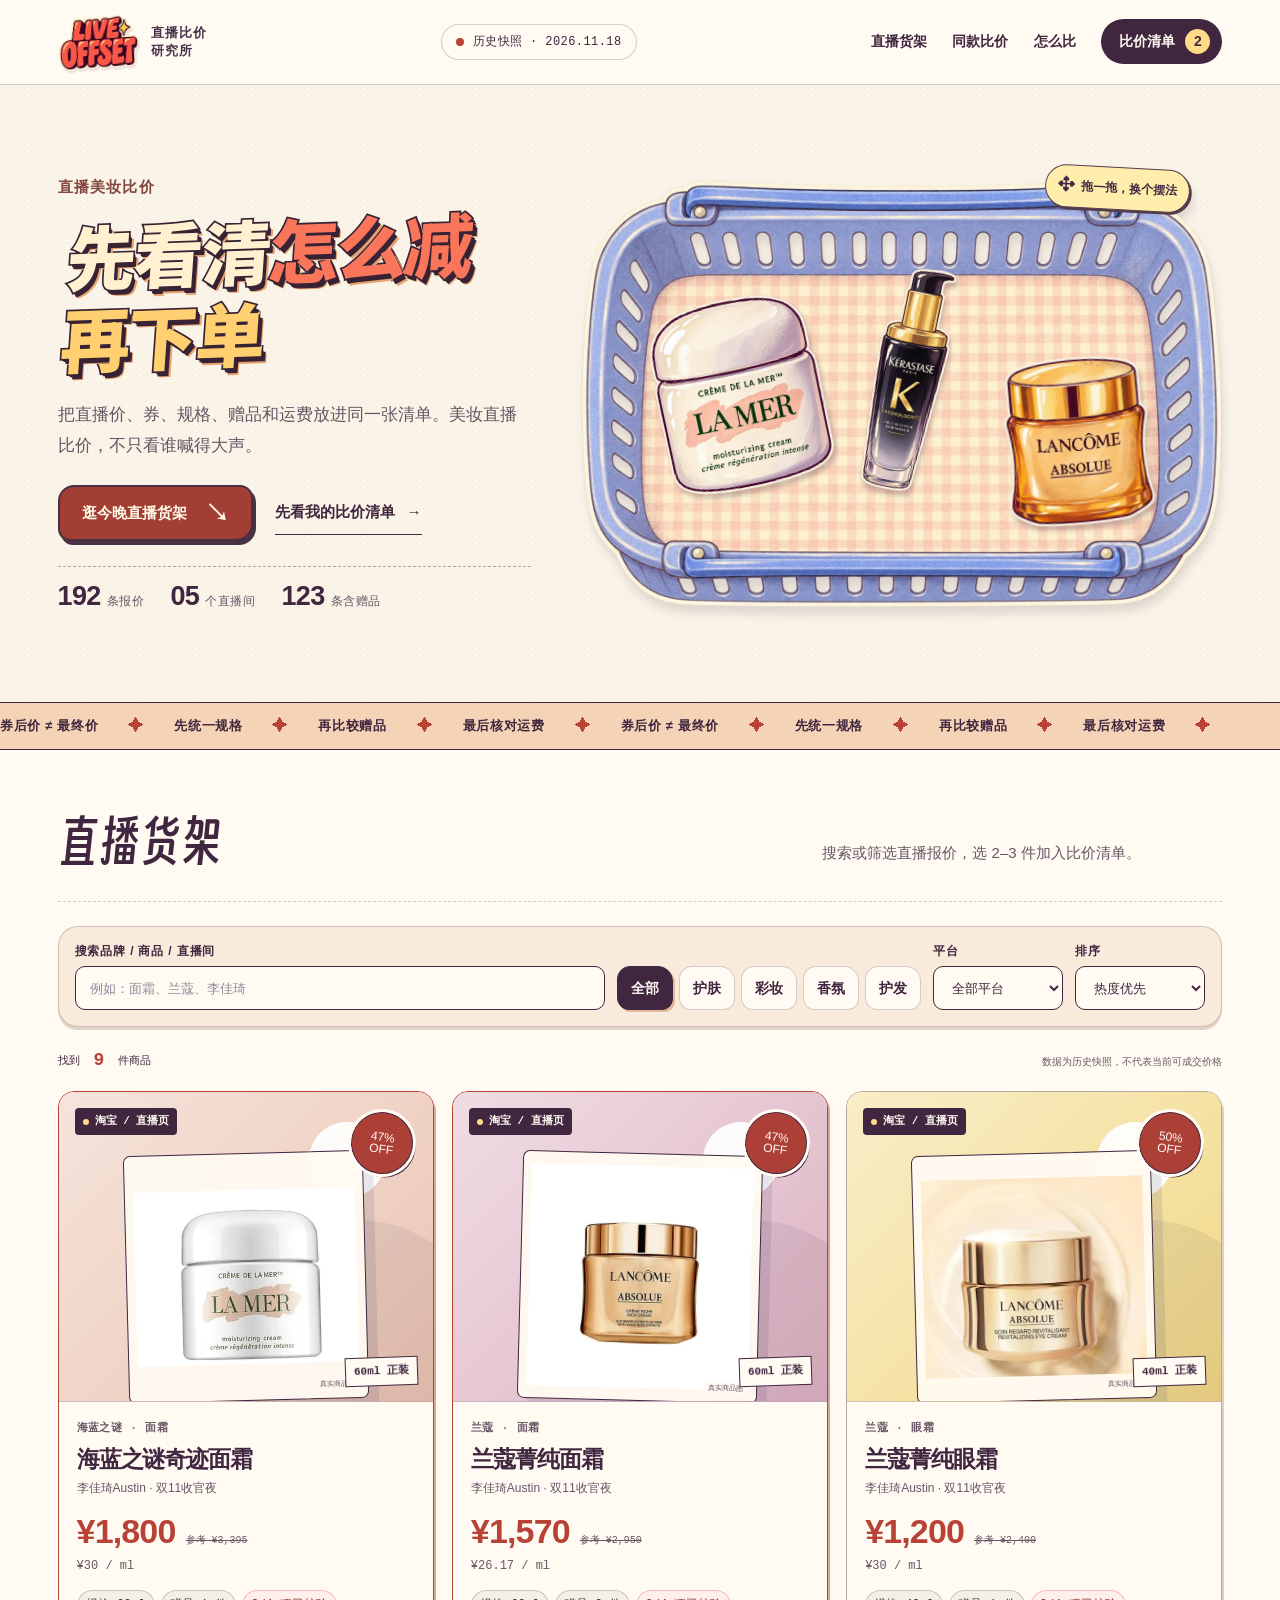
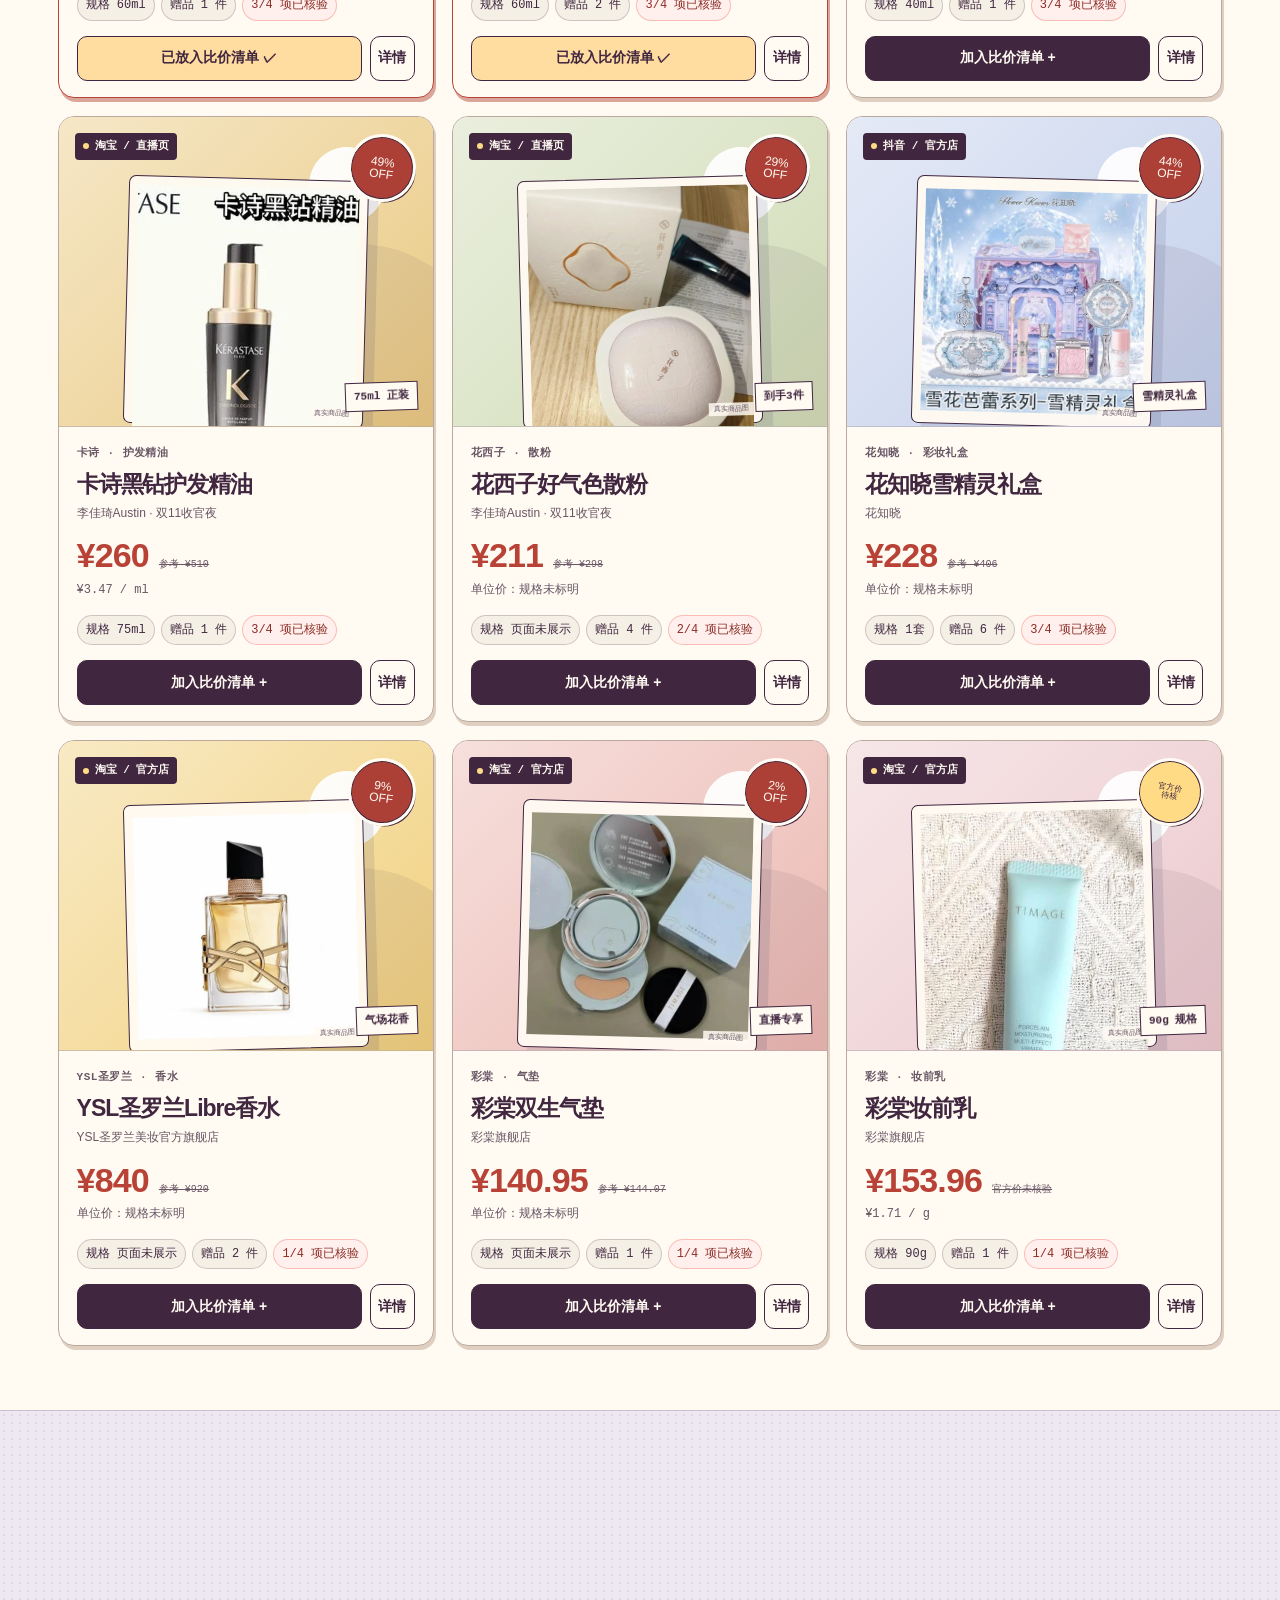
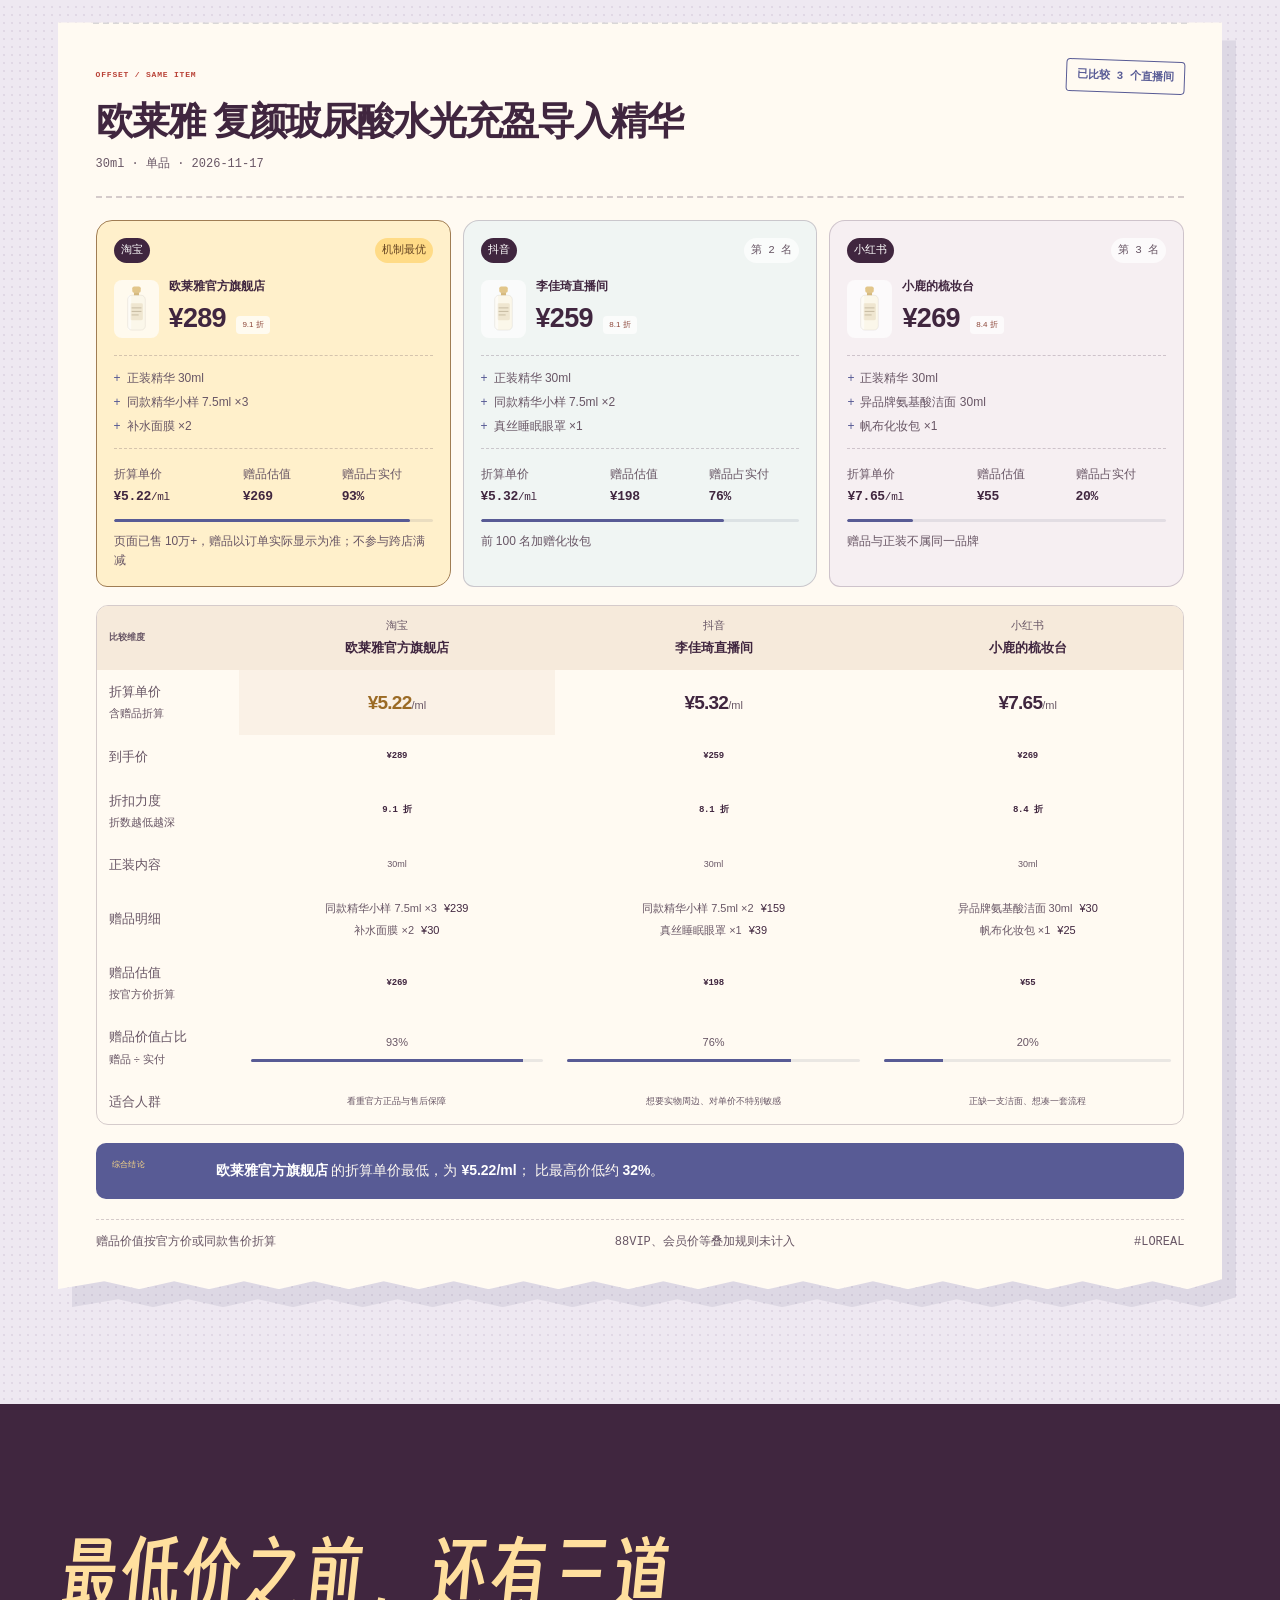
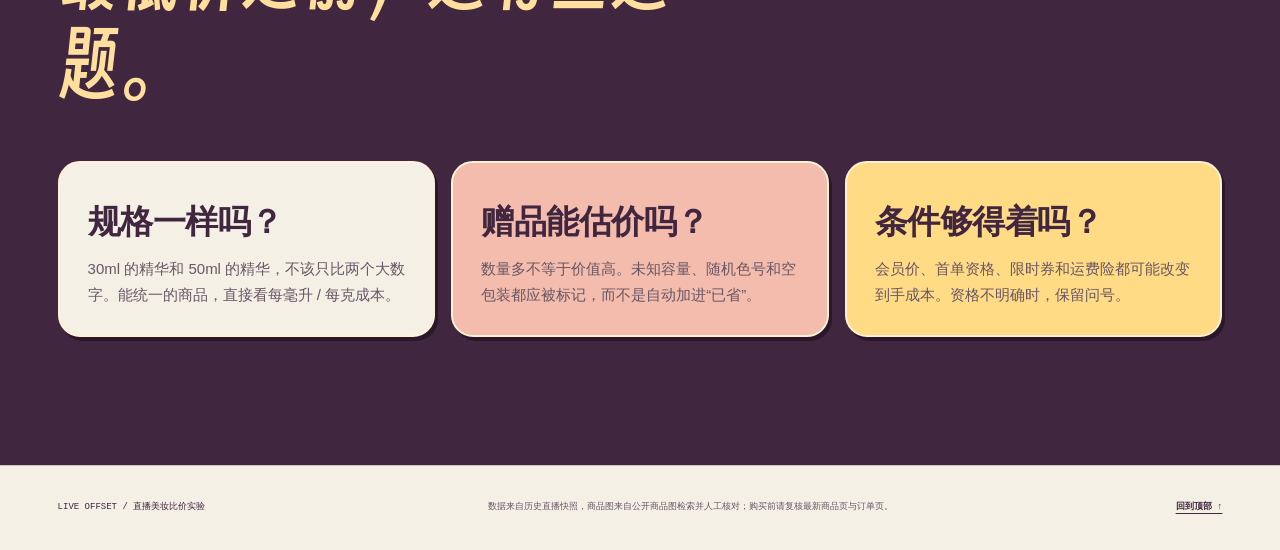
<file: index.html>
<!doctype html>
<html lang="zh-CN">
  <head>
    <meta charset="UTF-8" />
    <meta name="viewport" content="width=device-width, initial-scale=1.0" />
    <meta
      name="description"
      content="直播美妆商品比价原型：把到手价、规格、赠品、运费和直播机制放在同一张清单里。"
    />
    <title>LIVE OFFSET｜直播美妆比价</title>
    <link rel="stylesheet" href="./styles.css?v=20261124-15" />
  </head>
  <body>
    <a class="skip-link" href="#offers">跳到直播货架</a>

    <svg class="svg-defs" aria-hidden="true" focusable="false">
      <defs>
        <linearGradient id="glassShine" x1="0" x2="1" y1="0" y2="1">
          <stop offset="0" stop-color="#fff" stop-opacity=".82" />
          <stop offset=".45" stop-color="#fff" stop-opacity=".08" />
          <stop offset="1" stop-color="#fff" stop-opacity=".34" />
        </linearGradient>
        <linearGradient id="metal" x1="0" x2="1">
          <stop offset="0" stop-color="#7a726b" />
          <stop offset=".25" stop-color="#f8f0e5" />
          <stop offset=".55" stop-color="#9f9287" />
          <stop offset=".8" stop-color="#fff7ed" />
          <stop offset="1" stop-color="#6f665f" />
        </linearGradient>
      </defs>

      <symbol id="art-jar" viewBox="0 0 220 280">
        <ellipse cx="110" cy="255" rx="73" ry="13" fill="#17224d" opacity=".14" />
        <rect x="34" y="93" width="152" height="139" rx="27" fill="currentColor" />
        <rect x="34" y="93" width="152" height="139" rx="27" fill="url(#glassShine)" />
        <rect x="31" y="50" width="158" height="69" rx="20" fill="url(#metal)" />
        <ellipse cx="110" cy="60" rx="75" ry="19" fill="#fff8ee" opacity=".62" />
        <rect x="57" y="138" width="106" height="62" rx="7" fill="#fff8ed" opacity=".94" />
        <text x="110" y="158" text-anchor="middle" font-size="10" font-weight="800" fill="#17224d">POWER CREAM</text>
        <path d="M71 169h78M79 181h62M88 193h44" stroke="#17224d" stroke-width="3" opacity=".55" />
      </symbol>

      <symbol id="art-eye-cream" viewBox="0 0 220 280">
        <ellipse cx="110" cy="256" rx="54" ry="11" fill="#17224d" opacity=".13" />
        <path d="M69 77h82l15 154c1 13-9 24-22 24H76c-13 0-23-11-22-24L69 77Z" fill="currentColor" />
        <path d="M69 77h82l15 154c1 13-9 24-22 24H76c-13 0-23-11-22-24L69 77Z" fill="url(#glassShine)" />
        <rect x="76" y="31" width="68" height="51" rx="11" fill="url(#metal)" />
        <path d="M87 47h46" stroke="#fff" stroke-width="5" stroke-linecap="round" opacity=".65" />
        <rect x="55" y="137" width="110" height="73" rx="10" fill="#fff8ed" />
        <text x="110" y="161" text-anchor="middle" font-size="11" font-weight="800" fill="#17224d">EYE CREAM</text>
        <path d="M75 177h70M85 190h50" stroke="#17224d" stroke-width="3" opacity=".5" />
        <circle cx="151" cy="214" r="21" fill="#fff8ed" />
        <text x="151" y="218" text-anchor="middle" font-size="9" font-weight="900" fill="#17224d">40ml</text>
      </symbol>

      <symbol id="art-hair" viewBox="0 0 220 280">
        <ellipse cx="110" cy="255" rx="48" ry="10" fill="#17224d" opacity=".13" />
        <path d="M65 83h90v127c0 28-18 44-45 44s-45-16-45-44V83Z" fill="currentColor" />
        <path d="M65 83h90v127c0 28-18 44-45 44s-45-16-45-44V83Z" fill="url(#glassShine)" />
        <rect x="83" y="26" width="54" height="65" rx="8" fill="#1f2c55" />
        <path d="M95 38h30" stroke="#d9b76f" stroke-width="5" stroke-linecap="round" />
        <rect x="64" y="132" width="92" height="76" rx="6" fill="#f7ead2" />
        <text x="110" y="151" text-anchor="middle" font-size="9" font-weight="900" fill="#17224d">GOLD OIL</text>
        <path d="M80 165h60M88 178h44M96 191h28" stroke="#17224d" stroke-width="3" opacity=".5" />
      </symbol>

      <symbol id="art-palette" viewBox="0 0 220 280">
        <ellipse cx="110" cy="250" rx="81" ry="14" fill="#17224d" opacity=".14" />
        <rect x="24" y="62" width="172" height="174" rx="13" fill="currentColor" />
        <path d="M40 87c22-18 132-18 145 5v121c-16 20-128 20-148 2V86Z" fill="#f4eef6" opacity=".93" />
        <circle cx="80" cy="128" r="22" fill="#d99cb6" />
        <circle cx="132" cy="128" r="22" fill="#b9c8e8" />
        <circle cx="80" cy="177" r="22" fill="#f0cf8a" />
        <circle cx="132" cy="177" r="22" fill="#cba7d8" />
        <path d="M59 50h102v22H59z" fill="#17224d" />
        <text x="110" y="65" text-anchor="middle" font-size="9" font-weight="900" fill="#fff">SNOW FAIRY</text>
        <path d="m165 40 7 14-15 2 8-16Z" fill="#fff" />
      </symbol>

      <symbol id="art-cushion" viewBox="0 0 220 280">
        <ellipse cx="110" cy="250" rx="73" ry="14" fill="#17224d" opacity=".14" />
        <ellipse cx="110" cy="157" rx="76" ry="82" fill="currentColor" />
        <ellipse cx="110" cy="145" rx="76" ry="68" fill="url(#metal)" />
        <ellipse cx="110" cy="142" rx="61" ry="53" fill="#f9eee8" opacity=".9" />
        <circle cx="110" cy="142" r="37" fill="#17224d" />
        <text x="110" y="147" text-anchor="middle" font-size="14" font-weight="900" fill="#fff">C</text>
        <rect x="60" y="205" width="100" height="29" rx="14.5" fill="#fff8ed" />
        <text x="110" y="224" text-anchor="middle" font-size="10" font-weight="900" fill="#17224d">CUSHION</text>
      </symbol>

      <symbol id="art-foundation" viewBox="0 0 220 280">
        <ellipse cx="110" cy="254" rx="51" ry="11" fill="#17224d" opacity=".13" />
        <path d="M69 64h82l12 162c1 16-10 28-26 28H83c-16 0-27-12-26-28L69 64Z" fill="currentColor" />
        <path d="M69 64h82l12 162c1 16-10 28-26 28H83c-16 0-27-12-26-28L69 64Z" fill="url(#glassShine)" />
        <rect x="77" y="29" width="66" height="47" rx="8" fill="url(#metal)" />
        <rect x="62" y="128" width="96" height="81" rx="8" fill="#fff8ed" />
        <text x="110" y="149" text-anchor="middle" font-size="10" font-weight="900" fill="#17224d">BASE FIX</text>
        <text x="110" y="180" text-anchor="middle" font-size="24" font-weight="900" fill="#17224d">16H</text>
        <path d="M80 194h60" stroke="#17224d" stroke-width="3" opacity=".45" />
      </symbol>

      <symbol id="art-perfume" viewBox="0 0 220 280">
        <ellipse cx="110" cy="255" rx="53" ry="11" fill="#17224d" opacity=".13" />
        <rect x="62" y="83" width="96" height="164" rx="12" fill="currentColor" />
        <rect x="62" y="83" width="96" height="164" rx="12" fill="url(#glassShine)" />
        <rect x="90" y="37" width="40" height="52" rx="6" fill="#17224d" />
        <rect x="80" y="23" width="60" height="22" rx="5" fill="url(#metal)" />
        <rect x="47" y="143" width="126" height="59" rx="2" fill="#fff8ed" />
        <text x="110" y="164" text-anchor="middle" font-size="12" font-weight="900" fill="#17224d">LIBRE</text>
        <text x="110" y="183" text-anchor="middle" font-size="8" letter-spacing="2" fill="#17224d">EAU DE PARFUM</text>
        <path d="M78 229h64" stroke="#fff" stroke-width="4" opacity=".55" />
      </symbol>

      <symbol id="art-powder" viewBox="0 0 220 280">
        <ellipse cx="110" cy="248" rx="78" ry="14" fill="#17224d" opacity=".14" />
        <ellipse cx="110" cy="164" rx="82" ry="65" fill="currentColor" />
        <ellipse cx="110" cy="142" rx="82" ry="64" fill="url(#metal)" />
        <ellipse cx="110" cy="137" rx="65" ry="49" fill="#f8f3e8" />
        <circle cx="110" cy="137" r="41" fill="#17224d" />
        <path d="M94 143c9-16 23-23 38-22-4 16-13 27-28 32 5-5 8-11 9-17-6 7-11 13-19 18Z" fill="#f6d96f" />
        <rect x="61" y="202" width="98" height="31" rx="15.5" fill="#fff8ed" />
        <text x="110" y="222" text-anchor="middle" font-size="10" font-weight="900" fill="#17224d">GOOD COLOR</text>
      </symbol>
    </svg>

    <header class="site-header">
      <a class="wordmark" href="#top" aria-label="LIVE OFFSET 首页">
        <img class="brand-sticker" src="./assets/tray-stickers/wordmark.webp" alt="LIVE OFFSET" width="81" height="54" />
        <span class="wordmark-sub"><span>直播比价</span><span>研究所</span></span>
      </a>
      <p class="snapshot-pill" role="status">
        <span class="pulse-dot" aria-hidden="true"></span>
        历史快照 · 2026.11.18
      </p>
      <nav class="main-nav" aria-label="主要导航">
        <a href="#offers">直播货架</a>
        <a href="#mechanism">同款比价</a>
        <a href="#method">怎么比</a>
        <button class="compare-launch" type="button" data-open-compare>
          比价清单
          <span class="compare-count" data-compare-count aria-label="已选择 0 件">0</span>
        </button>
      </nav>
    </header>

    <main id="top">
      <section class="hero" aria-labelledby="hero-title">
        <div class="hero-copy reveal">
          <p class="hero-category">直播美妆比价</p>
          <h1 id="hero-title">
            先看清<span class="hero-emphasis">怎么减</span><br /><span class="hero-last-line">再下单</span>
          </h1>
          <p class="hero-lede">
            把直播价、券、规格、赠品和运费放进同一张清单。美妆直播比价，不只看谁喊得大声。
          </p>
          <div class="hero-actions">
            <a class="primary-button" href="#offers">
              逛今晚直播货架
              <span aria-hidden="true">↘</span>
            </a>
            <button class="text-button" type="button" data-open-compare>
              先看我的比价清单
              <span aria-hidden="true">→</span>
            </button>
          </div>
          <dl class="hero-stats" aria-label="数据集概况">
            <div><dt>192</dt><dd>条报价</dd></div>
            <div><dt>05</dt><dd>个直播间</dd></div>
            <div><dt>123</dt><dd>条含赠品</dd></div>
          </dl>
        </div>

        <div class="beauty-basket reveal" data-draggable-stage aria-label="装着三张可拖动美妆贴纸的购物篮">
          <div class="hero-stickers">
            <figure class="hero-product" tabindex="0" data-drag-item aria-label="海蓝之谜奇迹面霜，可拖动；聚焦后使用方向键移动">
              <img src="./assets/tray-stickers/tb-t003.webp" alt="海蓝之谜奇迹面霜手绘贴纸" draggable="false" />
            </figure>
            <figure class="hero-product" tabindex="0" data-drag-item aria-label="卡诗黑钻护发精油，可拖动；聚焦后使用方向键移动">
              <img src="./assets/tray-stickers/tb-t031.webp" alt="卡诗黑钻护发精油手绘贴纸" draggable="false" />
            </figure>
            <figure class="hero-product" tabindex="0" data-drag-item aria-label="兰蔻菁纯面霜，可拖动；聚焦后使用方向键移动">
              <img src="./assets/tray-stickers/tb-t007.webp" alt="兰蔻菁纯面霜手绘贴纸" draggable="false" />
            </figure>
          </div>

          <p class="drag-hint">
            <span aria-hidden="true">✥</span>
            拖一拖，换个摆法
          </p>
        </div>
      </section>

      <div class="ticker" aria-hidden="true">
        <div class="ticker-track">
          <span>券后价 ≠ 最终价</span><i>✦</i>
          <span>先统一规格</span><i>✦</i>
          <span>再比较赠品</span><i>✦</i>
          <span>最后核对运费</span><i>✦</i>
          <span>券后价 ≠ 最终价</span><i>✦</i>
          <span>先统一规格</span><i>✦</i>
          <span>再比较赠品</span><i>✦</i>
          <span>最后核对运费</span><i>✦</i>
        </div>
      </div>

      <section class="catalog" id="offers" aria-labelledby="offers-title">
        <header class="section-heading reveal">
          <div>
            <h2 id="offers-title">直播货架</h2>
          </div>
          <p class="section-intro">
            搜索或筛选直播报价，选 2–3 件加入比价清单。
          </p>
        </header>

        <div class="filter-shell reveal">
          <label class="search-field">
            <span>搜索品牌 / 商品 / 直播间</span>
            <input
              id="offerSearch"
              type="search"
              placeholder="例如：面霜、兰蔻、李佳琦"
              autocomplete="off"
              data-testid="offer-search"
            />
          </label>
          <div class="category-filter" role="group" aria-label="按品类筛选">
            <button class="filter-chip is-active" type="button" data-category="全部" aria-pressed="true">全部</button>
            <button class="filter-chip" type="button" data-category="护肤" aria-pressed="false">护肤</button>
            <button class="filter-chip" type="button" data-category="彩妆" aria-pressed="false">彩妆</button>
            <button class="filter-chip" type="button" data-category="香氛" aria-pressed="false">香氛</button>
            <button class="filter-chip" type="button" data-category="护发" aria-pressed="false">护发</button>
          </div>
          <label class="select-field">
            <span>平台</span>
            <select id="platformFilter" data-testid="platform-filter">
              <option>全部平台</option>
              <option>淘宝</option>
              <option>抖音</option>
            </select>
          </label>
          <label class="select-field">
            <span>排序</span>
            <select id="sortFilter">
              <option value="heat">热度优先</option>
              <option value="priceAsc">到手价从低到高</option>
              <option value="savingDesc">价差从高到低</option>
            </select>
          </label>
        </div>

        <p class="result-line" role="status" aria-live="polite">
          找到 <strong id="resultCount">9</strong> 件商品
          <span class="result-note">数据为历史快照，不代表当前可成交价格</span>
        </p>

        <div class="catalog-layout catalog-layout--single">
          <div class="product-grid" id="productGrid" aria-busy="false"></div>

          <aside class="compare-receipt reveal" aria-labelledby="receipt-title" hidden>
            <div class="receipt-paper">
              <header class="receipt-title-row">
                <div>
                  <p class="receipt-overline">COMPARE RECEIPT</p>
                  <h3 id="receipt-title">我的比价小票</h3>
                </div>
                <span class="receipt-number">#A1122</span>
              </header>
              <p class="receipt-date-line">
                <span>数据快照日</span><time datetime="2026-11-18">2026.11.18</time>
              </p>
              <div class="receipt-items" id="receiptItems" tabindex="-1"></div>
              <div class="receipt-summary" id="receiptSummary"></div>
              <button class="receipt-action" type="button" data-open-compare disabled>
                展开完整比价
                <span aria-hidden="true">↗</span>
              </button>
              <p class="receipt-disclaimer">
                * 这里的数字用于辅助阅读机制，不构成购买建议。
              </p>
              <div class="receipt-barcode receipt-barcode--large" aria-hidden="true"></div>
            </div>
          </aside>
        </div>
      </section>

      <section class="mechanism-section" id="mechanism" aria-labelledby="mechanism-title">
        <header class="mechanism-heading reveal">
          <div>
            <h2 id="mechanism-title">同款机制小票</h2>
          </div>
          <label class="mechanism-select">
            <span>商品</span>
            <select id="mechanismProduct"></select>
          </label>
        </header>
        <div id="mechanismReceipt" class="mechanism-receipt" aria-live="polite"></div>
      </section>

      <section class="method" id="method" aria-labelledby="method-title">
        <header class="method-heading reveal">
          <h2 id="method-title">最低价之前，还有三道题。</h2>
        </header>
        <div class="method-grid">
          <article class="method-card reveal">
            <h3>规格一样吗？</h3>
            <p>30ml 的精华和 50ml 的精华，不该只比两个大数字。能统一的商品，直接看每毫升 / 每克成本。</p>
          </article>
          <article class="method-card reveal">
            <h3>赠品能估价吗？</h3>
            <p>数量多不等于价值高。未知容量、随机色号和空包装都应被标记，而不是自动加进“已省”。</p>
          </article>
          <article class="method-card reveal">
            <h3>条件够得着吗？</h3>
            <p>会员价、首单资格、限时券和运费险都可能改变到手成本。资格不明确时，保留问号。</p>
          </article>
        </div>
      </section>
    </main>

    <footer class="site-footer">
      <p>LIVE OFFSET / 直播美妆比价实验</p>
      <p>
        数据来自历史直播快照，商品图来自公开商品图检索并人工核对；购买前请复核最新商品页与订单页。
      </p>
      <a href="#top">回到顶部 ↑</a>
    </footer>

    <dialog class="modal modal--offer" id="offerDialog" aria-labelledby="offerDialogTitle">
      <div class="modal-shell" id="offerDialogContent"></div>
    </dialog>

    <dialog class="modal modal--compare" id="compareDialog" aria-labelledby="compareDialogTitle">
      <div class="modal-shell modal-shell--wide">
        <div class="modal-header">
          <div>
            <p class="eyebrow">FINAL CHECK / 04</p>
            <h2 id="compareDialogTitle">完整比价清单</h2>
          </div>
          <button class="icon-button" type="button" data-close-dialog aria-label="关闭比价清单">×</button>
        </div>
        <div id="compareDialogBody"></div>
      </div>
    </dialog>

    <div class="toast-region" aria-live="polite" aria-atomic="true" id="toastRegion"></div>


    <script src="./assets/data-v4.js"></script>
    <script type="module" src="./mechanism.js"></script>
    <script type="module" src="./app.js?v=hero-stickers"></script>
  </body>
</html>
</file>
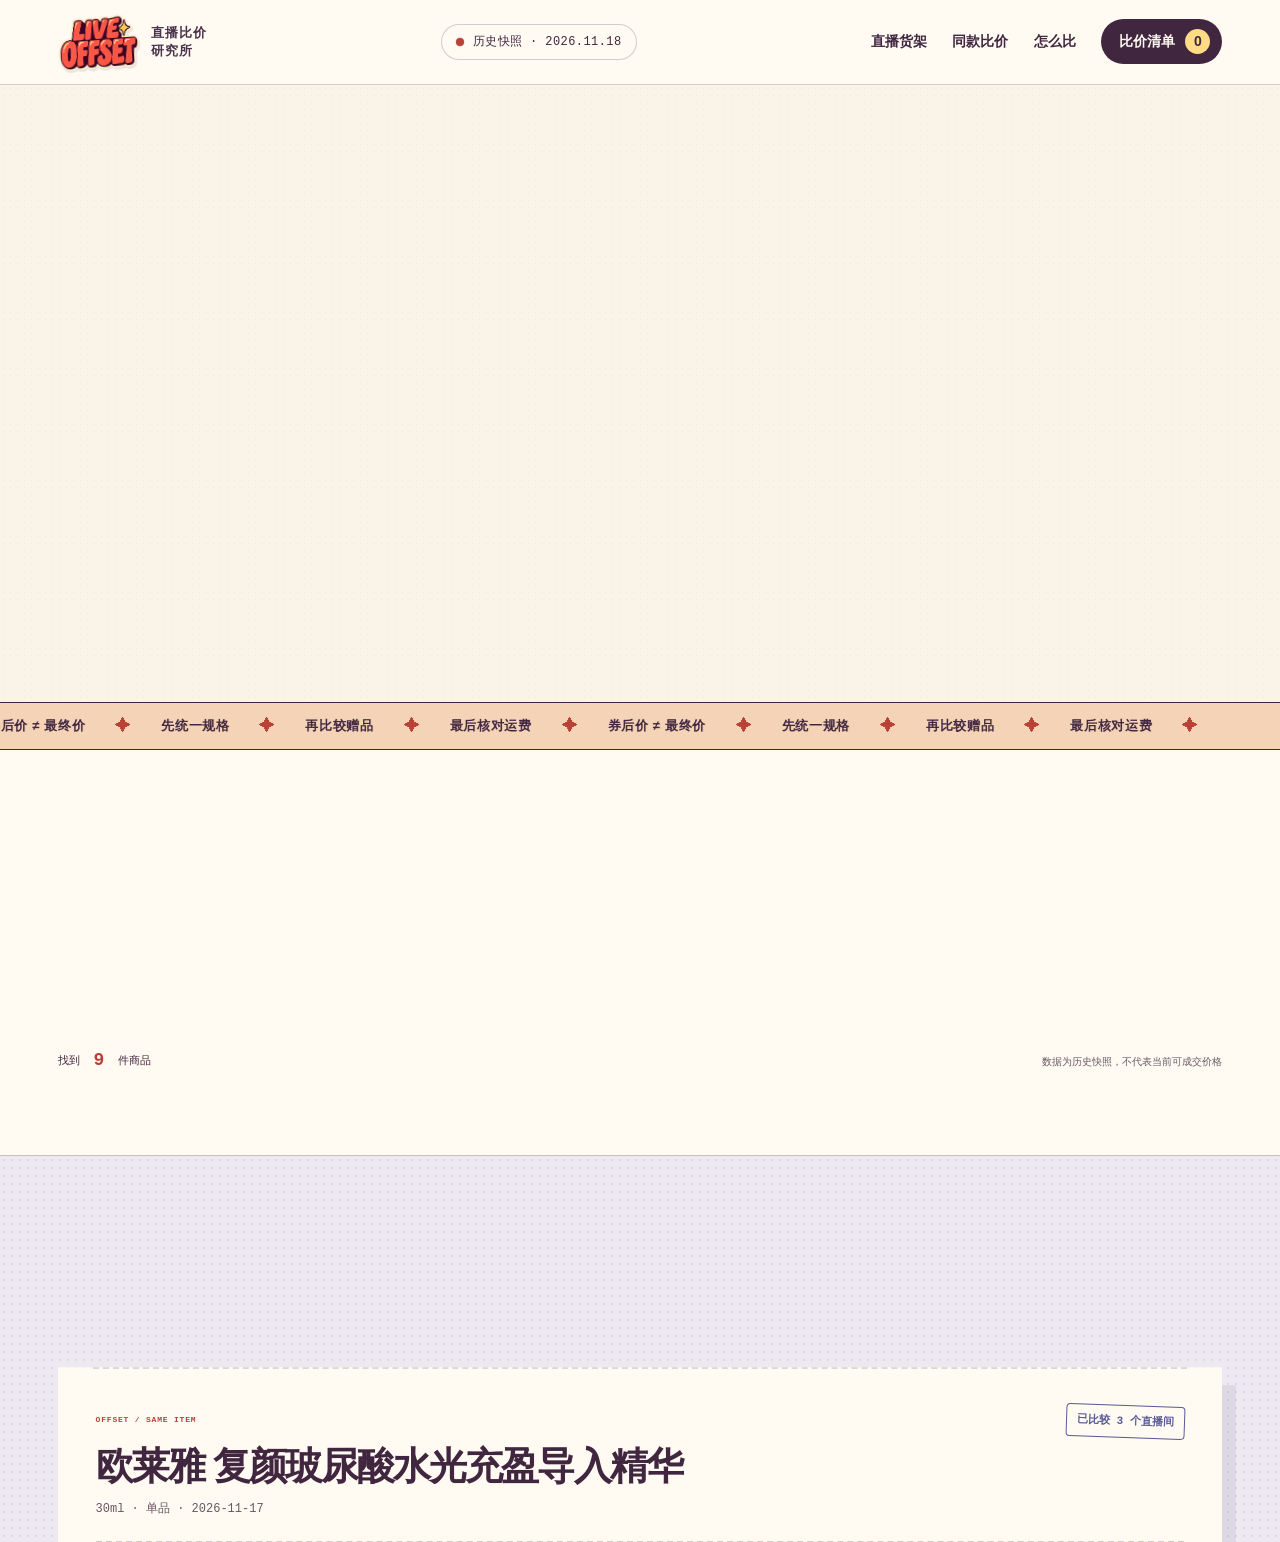
<file: new.html>
<!doctype html>
<html lang="zh-CN">
  <head>
    <meta charset="UTF-8" />
    <meta name="viewport" content="width=device-width, initial-scale=1" />
    <meta http-equiv="refresh" content="0; url=./" />
    <title>OFFSET · 直播美妆机制比价</title>
  </head>
  <body>
    <p><a href="./">打开直播美妆机制比价</a></p>
  </body>
</html>
</file>
<file: styles.css>
@font-face {
  font-family: "Smiley Sans";
  src: url("./assets/fonts/SmileySans-Oblique.woff2") format("woff2");
  font-weight: 400;
  font-display: swap;
}

@font-face {
  font-family: "Noto Sans SC Hero";
  src: url("./assets/fonts/NotoSansSC-hero-900.ttf") format("truetype");
  font-weight: 900;
  font-display: swap;
}

:root {
  --paper: #f5f0e6;
  --paper-deep: #ebe2d3;
  --white: #fffaf2;
  --ink: #40263f;
  --ink-soft: #685665;
  --cobalt: #585b95;
  --blue: var(--cobalt);
  --sky: #dce8f1;
  --red: #b94237;
  --red-deep: #ba3429;
  --pink: #f3bcac;
  --acid: #ffdb86;
  --gold: #efbf57;
  --line: rgba(64, 38, 63, 0.22);
  --heading-font: "Smiley Sans", "Microsoft YaHei", sans-serif;
  --display: "Arial Black", "Microsoft YaHei", "PingFang SC", sans-serif;
  --body: "Arial", "Microsoft YaHei", "PingFang SC", sans-serif;
  --mono: "Courier New", "Microsoft YaHei", monospace;
  --radius-md: 20px;
  --page-pad: clamp(20px, 4.5vw, 72px);
}

*,
*::before,
*::after {
  box-sizing: border-box;
}

html {
  scroll-behavior: smooth;
  scroll-padding-top: 100px;
}

body {
  margin: 0;
  min-width: 320px;
  overflow-x: hidden;
  color: var(--ink);
  background:
    radial-gradient(circle at 12% 8%, rgba(241, 197, 200, 0.48), transparent 26rem),
    radial-gradient(circle at 92% 15%, rgba(220, 232, 241, 0.8), transparent 30rem),
    var(--paper);
  font-family: var(--body);
  line-height: 1.55;
}

body::before {
  position: fixed;
  z-index: -1;
  inset: 0;
  background-image:
    linear-gradient(rgba(23, 34, 77, 0.035) 1px, transparent 1px),
    linear-gradient(90deg, rgba(23, 34, 77, 0.035) 1px, transparent 1px);
  background-size: 36px 36px;
  pointer-events: none;
  content: "";
}

button,
input,
select {
  font: inherit;
}

button,
a,
input,
select {
  -webkit-tap-highlight-color: transparent;
}

button,
select {
  cursor: pointer;
}

a {
  color: inherit;
}

button:focus-visible,
a:focus-visible,
input:focus-visible,
select:focus-visible,
[tabindex="0"]:focus-visible {
  outline: 3px solid #3155a1;
  outline-offset: 4px;
}

::selection {
  color: var(--white);
  background: var(--cobalt);
}

.skip-link {
  position: fixed;
  z-index: 1000;
  top: 12px;
  left: 12px;
  padding: 12px 18px;
  color: var(--white);
  background: var(--ink);
  border-radius: 999px;
  transform: translateY(-160%);
  transition: transform 180ms ease;
}

.skip-link:focus {
  transform: translateY(0);
}

.svg-defs {
  position: absolute;
  width: 0;
  height: 0;
  overflow: hidden;
}

.site-header {
  position: relative;
  z-index: 50;
  display: grid;
  grid-template-columns: auto 1fr auto;
  gap: 20px;
  align-items: center;
  min-height: 88px;
  padding: 15px var(--page-pad);
  border-bottom: 1px solid var(--line);
}

.wordmark {
  display: inline-flex;
  gap: 12px;
  align-items: center;
  text-decoration: none;
}

.wordmark-main {
  color: var(--white);
  background: var(--red);
  padding: 7px 10px 6px;
  border-radius: 6px 6px 18px 6px;
  font-family: var(--display);
  font-size: 15px;
  line-height: 0.82;
  letter-spacing: -0.07em;
  transform: rotate(-3deg);
  box-shadow: 4px 4px 0 var(--ink);
}

.wordmark-sub {
  max-width: 4em;
  font-family: var(--mono);
  font-size: 11px;
  font-weight: 700;
  line-height: 1.2;
  letter-spacing: 0.08em;
  text-transform: uppercase;
}

.snapshot-pill {
  justify-self: center;
  display: inline-flex;
  gap: 9px;
  align-items: center;
  margin: 0;
  padding: 8px 14px;
  border: 1px solid var(--line);
  border-radius: 999px;
  background: rgba(255, 250, 242, 0.64);
  font-family: var(--mono);
  font-size: 12px;
  letter-spacing: 0.035em;
  backdrop-filter: blur(10px);
}

.pulse-dot {
  width: 8px;
  height: 8px;
  background: var(--red);
  border-radius: 50%;
  box-shadow: 0 0 0 0 rgba(240, 82, 63, 0.5);
  animation: pulse 2.2s infinite;
}

.main-nav {
  display: flex;
  gap: clamp(14px, 2vw, 28px);
  align-items: center;
}

.main-nav a {
  font-size: 13px;
  font-weight: 800;
  text-decoration: none;
}

.main-nav a:hover {
  text-decoration: underline;
  text-underline-offset: 5px;
}

.compare-launch {
  display: inline-flex;
  gap: 10px;
  align-items: center;
  min-height: 44px;
  padding: 10px 12px 10px 18px;
  color: var(--white);
  border: 0;
  border-radius: 999px;
  background: var(--ink);
  font-size: 13px;
  font-weight: 800;
}

.compare-count {
  display: inline-grid;
  place-items: center;
  width: 25px;
  height: 25px;
  color: var(--ink);
  background: var(--acid);
  border-radius: 50%;
  transition: transform 220ms cubic-bezier(0.34, 1.56, 0.64, 1);
}

.compare-count.is-bumping {
  transform: scale(1.35) rotate(8deg);
}

.hero {
  display: grid;
  grid-template-columns: minmax(0, 0.88fr) minmax(480px, 1.12fr);
  gap: clamp(28px, 5vw, 80px);
  align-items: center;
  min-height: calc(100svh - 88px);
  padding: clamp(48px, 8vh, 96px) var(--page-pad) 58px;
}

.hero-copy {
  position: relative;
  z-index: 2;
}

.eyebrow {
  display: flex;
  gap: 10px;
  align-items: center;
  margin: 0 0 20px;
  font-family: var(--mono);
  font-size: 12px;
  font-weight: 700;
  letter-spacing: 0.09em;
  text-transform: uppercase;
}

.eyebrow span {
  display: inline-block;
  padding: 5px 8px;
  color: var(--white);
  background: var(--cobalt);
  transform: rotate(-1deg);
}

.hero h1 {
  max-width: 7.2em;
  margin: 0;
  font-family: var(--display);
  font-size: clamp(62px, 8.3vw, 132px);
  font-weight: 900;
  letter-spacing: -0.085em;
  line-height: 0.82;
}

.hero-italic {
  display: inline-block;
  margin-left: 0.1em;
  color: var(--red);
  font-family: "Times New Roman", "Songti SC", serif;
  font-style: italic;
  font-weight: 700;
  letter-spacing: -0.07em;
  transform: rotate(-4deg) translateY(0.03em);
  text-shadow: 4px 4px 0 rgba(240, 82, 63, 0.14);
}

.hero-outline {
  display: inline-block;
  color: transparent;
  -webkit-text-stroke: 2px var(--ink);
  text-stroke: 2px var(--ink);
}

.hero-lede {
  max-width: 31em;
  margin: 32px 0 0;
  color: var(--ink-soft);
  font-size: clamp(16px, 1.35vw, 19px);
  line-height: 1.8;
}

.hero-actions {
  display: flex;
  flex-wrap: wrap;
  gap: 14px 22px;
  align-items: center;
  margin-top: 32px;
}

.primary-button {
  display: inline-flex;
  gap: 18px;
  align-items: center;
  justify-content: space-between;
  min-height: 56px;
  padding: 0 22px;
  color: var(--white);
  background: var(--red);
  border: 2px solid var(--ink);
  border-radius: 12px;
  box-shadow: 6px 6px 0 var(--ink);
  font-size: 15px;
  font-weight: 900;
  text-decoration: none;
  transition:
    transform 180ms ease,
    box-shadow 180ms ease;
}

.primary-button:hover {
  box-shadow: 3px 3px 0 var(--ink);
  transform: translate(3px, 3px);
}

.primary-button span {
  font-size: 24px;
  line-height: 1;
}

.text-button {
  display: inline-flex;
  gap: 12px;
  align-items: center;
  min-height: 44px;
  padding: 0;
  color: var(--ink);
  background: transparent;
  border: 0;
  border-bottom: 1px solid currentColor;
  font-size: 14px;
  font-weight: 800;
}

.text-button:hover span {
  transform: translateX(4px);
}

.text-button span {
  transition: transform 180ms ease;
}

.hero-stats {
  display: flex;
  gap: 26px;
  margin: 40px 0 0;
}

.hero-stats div {
  display: grid;
  grid-template-columns: auto auto;
  gap: 6px;
  align-items: baseline;
}

.hero-stats dt {
  font-family: var(--display);
  font-size: 25px;
  letter-spacing: -0.07em;
}

.hero-stats dd {
  margin: 0;
  color: var(--ink-soft);
  font-family: var(--mono);
  font-size: 10px;
  letter-spacing: 0.05em;
}

.hero-collage {
  position: relative;
  min-height: clamp(540px, 65vw, 720px);
  border: 1px solid var(--line);
  border-radius: 46% 15% 34% 14% / 20% 44% 18% 36%;
  isolation: isolate;
  touch-action: pan-y;
}

.collage-backdrop {
  position: absolute;
  z-index: -1;
  inset: 5%;
  overflow: hidden;
  border: 2px solid var(--ink);
  border-radius: inherit;
  background:
    radial-gradient(circle at 70% 20%, rgba(255, 250, 242, 0.75), transparent 28%),
    linear-gradient(140deg, var(--sky), #c7dce8 62%, #b8cfdf);
  box-shadow: 20px 24px 0 rgba(23, 34, 77, 0.09);
  transform: rotate(2deg);
}

.collage-backdrop::after {
  position: absolute;
  inset: 0;
  background: repeating-linear-gradient(90deg, transparent 0 38px, rgba(23, 34, 77, 0.08) 38px 40px);
  content: "";
}

.collage-word {
  position: absolute;
  top: 11%;
  left: -4%;
  color: rgba(255, 250, 242, 0.52);
  font-family: var(--display);
  font-size: clamp(116px, 17vw, 260px);
  letter-spacing: -0.12em;
  line-height: 0.75;
  transform: rotate(-9deg);
}

.collage-sun {
  position: absolute;
  top: 18%;
  right: 9%;
  width: 28%;
  aspect-ratio: 1;
  background: var(--acid);
  border: 2px solid var(--ink);
  border-radius: 50%;
  box-shadow: 12px 10px 0 rgba(23, 34, 77, 0.14);
}

.collage-grid {
  position: absolute;
  right: 7%;
  bottom: 9%;
  width: 31%;
  aspect-ratio: 1.2;
  border: 2px solid var(--ink);
  background:
    linear-gradient(90deg, transparent 49%, var(--ink) 49% 51%, transparent 51%),
    linear-gradient(transparent 49%, var(--ink) 49% 51%, transparent 51%);
  opacity: 0.35;
  transform: rotate(7deg);
}

.hero-product {
  position: absolute;
  width: clamp(135px, 19vw, 225px);
  cursor: grab;
  transition: filter 200ms ease;
  user-select: none;
  filter: drop-shadow(18px 25px 14px rgba(23, 34, 77, 0.18));
}

.hero-product:hover {
  z-index: 10;
  filter: drop-shadow(20px 30px 18px rgba(23, 34, 77, 0.25));
}

.hero-product.is-dragging {
  z-index: 20;
  cursor: grabbing;
  transition: none;
}

.hero-product--jar {
  top: 10%;
  left: 12%;
  color: #d5a990;
  transform: rotate(-8deg);
  animation: floatA 6s ease-in-out infinite;
}

.hero-product--perfume {
  top: 18%;
  right: 7%;
  width: clamp(118px, 12vw, 162px);
  color: #f3cf78;
  transform: rotate(8deg);
  animation: floatB 7.4s ease-in-out infinite;
}

.hero-product--tube {
  right: 21%;
  bottom: 4%;
  width: clamp(66px, 7.5vw, 104px);
  color: #e8b3b9;
  transform: rotate(-4deg);
  animation: floatC 8s ease-in-out infinite;
}

.perfume-product {
  z-index: 2;
  width: 150px;
  animation: floatA 7s ease-in-out infinite;
}

.perfume-product--byredo {
  top: 7%;
  left: 24%;
  width: clamp(160px, 18vw, 220px);
  transform: rotate(-4deg);
}

.perfume-product--adp {
  top: 35%;
  left: 2%;
  width: clamp(92px, 10vw, 125px);
  transform: rotate(-7deg);
  animation-name: floatB;
  animation-delay: -1.8s;
}

.perfume-product--celine {
  top: 8%;
  right: 4%;
  width: clamp(90px, 9.5vw, 120px);
  transform: rotate(5deg);
  animation-name: floatC;
  animation-delay: -3s;
}

.perfume-product--lelabo {
  top: 43%;
  right: 2%;
  width: clamp(84px, 8.5vw, 108px);
  transform: rotate(-4deg);
  animation-name: floatB;
  animation-delay: -4.2s;
}

.perfume-product--polo {
  bottom: 2%;
  left: 42%;
  width: clamp(118px, 13vw, 165px);
  transform: rotate(4deg);
  animation-name: floatC;
  animation-delay: -2.1s;
}

.perfume-product .hero-photo {
  filter: drop-shadow(0 16px 14px rgba(23, 34, 77, 0.14));
}

.perfume-name {
  position: absolute;
  z-index: 3;
  right: 0;
  bottom: -8px;
  padding: 4px 7px;
  color: var(--ink);
  background: rgba(255, 250, 242, 0.92);
  border: 1px solid var(--line);
  border-radius: 4px;
  box-shadow: 0 7px 16px rgba(23, 34, 77, 0.08);
  font-family: var(--mono);
  font-size: 7px;
  font-weight: 700;
  letter-spacing: 0.03em;
  white-space: nowrap;
  backdrop-filter: blur(7px);
}

.hero-product-grid {
  position: absolute;
  z-index: 2;
  inset: 0;
  pointer-events: none;
}

.hero-product-grid .hero-product {
  position: absolute;
  inset: auto;
  display: flex;
  align-items: center;
  justify-content: center;
  width: max-content;
  height: var(--item-height);
  min-width: 0;
  margin: 0;
  padding: 0;
  pointer-events: auto;
  animation: none;
  filter: drop-shadow(0 6px 6px rgba(23, 34, 77, 0.1));
  /* Change 1.12 to resize every desktop hero product at once. */
  transform: rotate(var(--item-rotation, 0deg)) scale(1.12);
  transition:
    filter 180ms ease,
    transform 180ms ease;
}

.hero-product-grid .hero-product:nth-child(1) {
  --item-height: clamp(220px, 22vh, 230px);
  --item-rotation: -4deg;
  top: 7%;
  left: 16%;
  z-index: 3;
}

/*
  Hero product editor — desktop order:
  1 Byredo, 2 Acqua di Parma, 3 Celine, 4 Le Labo, 5 Polo Earth,
  6 Estée Lauder, 7 YSL black cushion, 8 YSL pink cushion,
  9 Bobbi Brown, 10 NARS lipstick, 11 Lancôme lipstick,
  12 YSL heart lipstick, 13 CPB concealer, 14 NARS tone-up veil.

  In each block:
  --item-height = image size
  top / left = position
  --item-rotation = angle
*/

.hero-product-grid .hero-product:nth-child(2) {
  --item-height: clamp(220px, 22vh, 230px);
  --item-rotation: -4deg;
  top: 28%;
  left: 20%;
  z-index: 4;
}

.hero-product-grid .hero-product:nth-child(3) {
  --item-height: clamp(220px, 22vh, 230px);
  --item-rotation: 5deg;
  top: 9%;
  left: 44%;
  z-index: 3;
}

.hero-product-grid .hero-product:nth-child(4) {
  --item-height: clamp(220px, 22vh, 230px);
  --item-rotation: 7deg;
  top: 26%;
  left: 61%;
  z-index: 3;
}

.hero-product-grid .hero-product:nth-child(5) {
  --item-height: clamp(220px, 19vh, 240px);
  --item-rotation: 4deg;
  top: 6%;
  left: 80%;
  z-index: 4;
}

.hero-product-grid .hero-product:nth-child(6) {
  --item-height: clamp(240px, 20vh, 270px);
  --item-rotation: -3deg;
  top: 43%;
  left: 4%;
  z-index: 2;
}

.hero-product-grid .hero-product:nth-child(7) {
  --item-height: clamp(200px, 15vh, 230px);
  --item-rotation: 7deg;
  top: 44%;
  left: 18%;
  z-index: 4;
}

.hero-product-grid .hero-product:nth-child(8) {
  --item-height: clamp(200px, 15vh, 230px);
  --item-rotation: -4deg;
  top: 53%;
  left: 36%;
  z-index: 4;
}

.hero-product-grid .hero-product:nth-child(9) {
  --item-height: clamp(200px, 15vh, 230px);
  --item-rotation: -6deg;
  top: 43%;
  left: 56%;
  z-index: 3;
}

.hero-product-grid .hero-product:nth-child(10) {
  --item-height: clamp(200px, 15vh, 230px);
  --item-rotation: 5deg;
  top: 60%;
  left: 66%;
  z-index: 2;
}

.hero-product-grid .hero-product:nth-child(11) {
  --item-height: clamp(200px, 15vh, 230px);
  --item-rotation: -3deg;
  top: 66%;
  left: 43%;
  z-index: 5;
}

.hero-product-grid .hero-product:nth-child(12) {
  --item-height: clamp(200px, 15vh, 230px);
  --item-rotation: 3deg;
  top: 66%;
  left: 74%;
  z-index: 4;
}

.hero-product-grid .hero-product:nth-child(13) {
  --item-height: clamp(200px, 15vh, 230px);
  --item-rotation: -4deg;
  top: 72%;
  left: 86%;
  z-index: 3;
}

.hero-product-grid .hero-product:nth-child(14) {
  --item-height: clamp(200px, 15vh, 230px);
  --item-rotation: 3deg;
  top: 37%;
  left: 89%;
  z-index: 2;
}

.hero-product-grid .hero-product:hover {
  filter: drop-shadow(0 9px 9px rgba(23, 34, 77, 0.16));
}

.hero-product-grid .hero-product .hero-photo {
  display: block;
  width: auto;
  height: var(--item-height);
  max-width: none;
  max-height: none;
  object-fit: contain;
  pointer-events: none;
}

.hero-product-grid .hero-product.is-dragging {
  transition: none;
}

.hero-product-kicker {
  position: absolute;
  z-index: 2;
  top: 3%;
  left: -5%;
  padding: 5px 8px;
  color: var(--white);
  background: var(--ink);
  font-family: var(--mono);
  font-size: 9px;
  font-weight: 700;
  letter-spacing: 0.08em;
  transform: rotate(-4deg);
}

.hero-product .art,
.hero-product .hero-photo {
  display: block;
  width: 100%;
}

.hero-product .hero-photo {
  height: auto;
  pointer-events: none;
}

.hang-tag {
  position: absolute;
  z-index: 3;
  display: block;
  min-width: 70px;
  padding: 6px 9px;
  border: 1.5px solid var(--ink);
  background: var(--white);
  font-family: var(--mono);
  font-size: 9px;
  line-height: 1.2;
  text-align: center;
  box-shadow: 4px 4px 0 var(--ink);
}

.hang-tag strong {
  font-size: 13px;
}

.hang-tag--red {
  right: -16%;
  bottom: 24%;
  color: var(--white);
  background: var(--red);
  transform: rotate(7deg);
}

.hang-tag--ink {
  top: 30%;
  left: -30%;
  color: var(--white);
  background: var(--ink);
  box-shadow: 4px 4px 0 var(--red);
  transform: rotate(-7deg);
}

.hang-tag--blue {
  right: -18%;
  bottom: 21%;
  background: var(--sky);
  transform: rotate(6deg);
}

.hero-receipt {
  position: absolute;
  z-index: 5;
  right: 1%;
  bottom: 15%;
  width: clamp(175px, 18vw, 235px);
  padding: 18px 16px 14px;
  color: var(--ink);
  background: var(--white);
  border: 1px solid var(--ink);
  box-shadow: 12px 14px 0 rgba(23, 34, 77, 0.15);
  font-family: var(--mono);
  font-size: 10px;
  transform: rotate(5deg);
}

.hero-receipt::before,
.receipt-paper::before {
  position: absolute;
  top: -8px;
  right: 14%;
  left: 14%;
  height: 16px;
  background:
    linear-gradient(135deg, var(--white) 8px, transparent 0) 0 0 / 16px 16px,
    linear-gradient(225deg, var(--white) 8px, transparent 0) 0 0 / 16px 16px;
  content: "";
}

.receipt-head {
  display: flex;
  justify-content: space-between;
  padding-bottom: 9px;
  border-bottom: 1px dashed var(--ink);
  font-weight: 800;
}

.receipt-line {
  display: flex;
  justify-content: space-between;
  margin: 8px 0;
}

.receipt-line--accent {
  padding-top: 8px;
  color: var(--red);
  border-top: 1px dashed var(--ink);
  font-size: 12px;
}

.receipt-barcode {
  height: 25px;
  margin: 12px 0 8px;
  background: repeating-linear-gradient(90deg, var(--ink) 0 2px, transparent 2px 5px, var(--ink) 5px 6px, transparent 6px 9px);
}

.receipt-foot {
  margin: 0;
  line-height: 1.4;
  text-align: center;
}

.drag-hint {
  position: absolute;
  z-index: 8;
  top: 5%;
  right: -1%;
  display: flex;
  gap: 7px;
  align-items: center;
  margin: 0;
  padding: 8px 12px;
  color: var(--ink);
  background: var(--acid);
  border: 1.5px solid var(--ink);
  border-radius: 999px;
  box-shadow: 4px 4px 0 var(--ink);
  font-family: var(--mono);
  font-size: 10px;
  font-weight: 700;
  transform: rotate(4deg);
}

.drag-hint span {
  font-size: 16px;
}

.hero-note {
  position: absolute;
  right: 6%;
  bottom: 1%;
  max-width: 18em;
  margin: 0;
  color: var(--ink-soft);
  font-family: var(--mono);
  font-size: 9px;
  text-align: right;
}

.ticker {
  overflow: hidden;
  border-block: 1.5px solid var(--ink);
  background: var(--acid);
}

.ticker-track {
  display: flex;
  gap: 30px;
  align-items: center;
  width: max-content;
  padding: 11px 0;
  animation: ticker 28s linear infinite;
}

.ticker-track span {
  font-family: var(--mono);
  font-size: 12px;
  font-weight: 800;
  letter-spacing: 0.05em;
}

.ticker-track i {
  color: var(--red);
  font-style: normal;
}

.catalog {
  padding: clamp(74px, 10vw, 132px) var(--page-pad);
}

.section-heading {
  display: grid;
  grid-template-columns: 1fr minmax(240px, 400px);
  gap: 40px;
  align-items: end;
  padding-bottom: 30px;
  border-bottom: 1.5px solid var(--ink);
}

.section-heading h2,
.method h2,
.modal-header h2 {
  margin: 0;
  font-family: var(--display);
  font-size: clamp(42px, 6vw, 86px);
  letter-spacing: -0.075em;
  line-height: 0.95;
}

.section-intro {
  max-width: 31em;
  margin: 0 0 4px;
  color: var(--ink-soft);
  font-size: 15px;
  line-height: 1.75;
}

.filter-shell {
  display: grid;
  grid-template-columns: minmax(250px, 1.4fr) auto repeat(2, minmax(130px, 0.34fr));
  gap: 12px;
  align-items: end;
  margin: 24px 0 0;
  padding: 16px;
  background: rgba(255, 250, 242, 0.72);
  border: 1px solid var(--line);
  border-radius: var(--radius-md);
  box-shadow: inset 0 0 0 1px rgba(255, 255, 255, 0.55);
}

.search-field,
.select-field {
  display: grid;
  gap: 7px;
}

.search-field > span,
.select-field > span {
  font-family: var(--mono);
  font-size: 9px;
  font-weight: 700;
  letter-spacing: 0.07em;
  text-transform: uppercase;
}

.search-field input,
.select-field select {
  width: 100%;
  height: 44px;
  padding: 0 14px;
  color: var(--ink);
  background: var(--white);
  border: 1px solid var(--ink);
  border-radius: 10px;
  font-size: 13px;
}

.search-field input::placeholder {
  color: #898a9b;
}

.category-filter {
  display: flex;
  flex-wrap: wrap;
  gap: 6px;
}

.filter-chip {
  min-height: 44px;
  padding: 0 13px;
  color: var(--ink);
  background: transparent;
  border: 1px solid var(--line);
  border-radius: 10px;
  font-size: 12px;
  font-weight: 800;
}

.filter-chip:hover {
  border-color: var(--ink);
}

.filter-chip.is-active {
  color: var(--white);
  background: var(--cobalt);
  border-color: var(--cobalt);
}

.result-line {
  display: flex;
  gap: 14px;
  align-items: center;
  margin: 20px 0 16px;
  font-family: var(--mono);
  font-size: 11px;
}

.result-line strong {
  color: var(--red);
  font-size: 18px;
}

.result-note {
  margin-left: auto;
  color: var(--ink-soft);
  font-family: var(--body);
  font-size: 10px;
}

.mechanism-section {
  padding: clamp(72px, 9vw, 118px) var(--page-pad);
  background: rgba(255, 250, 242, 0.42);
  border-top: 1px solid var(--line);
}

.mechanism-heading {
  display: flex;
  justify-content: space-between;
  gap: 30px;
  align-items: end;
  max-width: 1180px;
  margin: 0 auto 28px;
}

.mechanism-heading .eyebrow {
  margin-bottom: 12px;
}

.mechanism-heading h2 {
  margin: 0;
  font-family: var(--display);
  font-size: clamp(38px, 5vw, 68px);
  letter-spacing: -0.075em;
  line-height: 0.95;
}

.mechanism-select {
  display: grid;
  gap: 7px;
  width: min(390px, 100%);
}

.mechanism-select span {
  color: var(--ink-soft);
  font-family: var(--mono);
  font-size: 8px;
  font-weight: 700;
  letter-spacing: 0.06em;
}

.mechanism-select select {
  width: 100%;
  height: 44px;
  padding: 0 36px 0 12px;
  color: var(--ink);
  background: var(--white);
  border: 1px solid var(--ink);
  border-radius: 9px;
  font-size: 12px;
}

.mechanism-receipt {
  max-width: 1200px;
  margin: 0 auto;
  filter: drop-shadow(14px 18px 0 rgba(23, 34, 77, 0.08));
}

.mechanism-paper {
  position: relative;
  padding: clamp(24px, 3vw, 38px);
  background: var(--white);
  clip-path: polygon(
    0 0,
    100% 0,
    100% calc(100% - 10px),
    97% 100%,
    94% calc(100% - 8px),
    91% 100%,
    88% calc(100% - 8px),
    85% 100%,
    82% calc(100% - 8px),
    79% 100%,
    76% calc(100% - 8px),
    73% 100%,
    70% calc(100% - 8px),
    67% 100%,
    64% calc(100% - 8px),
    61% 100%,
    58% calc(100% - 8px),
    55% 100%,
    52% calc(100% - 8px),
    49% 100%,
    46% calc(100% - 8px),
    43% 100%,
    40% calc(100% - 8px),
    37% 100%,
    34% calc(100% - 8px),
    31% 100%,
    28% calc(100% - 8px),
    25% 100%,
    22% calc(100% - 8px),
    19% 100%,
    16% calc(100% - 8px),
    13% 100%,
    10% calc(100% - 8px),
    7% 100%,
    4% calc(100% - 8px),
    0 100%
  );
}

.mechanism-paper::before {
  position: absolute;
  top: 0;
  right: 3%;
  left: 3%;
  border-top: 2px dashed rgba(23, 34, 77, 0.16);
  content: "";
}

.mechanism-paper-head {
  display: flex;
  justify-content: space-between;
  gap: 24px;
  align-items: start;
  padding-bottom: 22px;
  border-bottom: 2px dashed var(--line);
}

.mechanism-paper-head > div > span {
  color: var(--red);
  font-family: var(--mono);
  font-size: 8px;
  font-weight: 800;
  letter-spacing: 0.1em;
}

.mechanism-paper-head h3 {
  margin: 7px 0 4px;
  font-size: clamp(23px, 3vw, 38px);
  font-weight: 650;
  letter-spacing: -0.05em;
}

.mechanism-paper-head p {
  margin: 0;
  color: var(--ink-soft);
  font-family: var(--mono);
  font-size: 9px;
}

.mechanism-stamp {
  flex: 0 0 auto;
  padding: 7px 10px;
  color: var(--blue);
  border: 1px solid var(--blue);
  border-radius: 4px;
  font-family: var(--mono);
  font-size: 8px;
  font-weight: 700;
  transform: rotate(2deg);
}

.mechanism-ticket-grid {
  display: grid;
  grid-template-columns: repeat(3, minmax(0, 1fr));
  gap: 12px;
  margin-top: 22px;
}

.mechanism-ticket {
  display: flex;
  flex-direction: column;
  min-width: 0;
  padding: 17px;
  background: #f8f4eb;
  border: 1px solid var(--line);
  border-radius: 13px;
}

.mechanism-ticket:nth-child(2) {
  background: #f0f5f3;
}

.mechanism-ticket:nth-child(3) {
  background: #f6eff2;
}

.mechanism-ticket.is-best {
  background: #eef3d9;
  border-color: rgba(86, 103, 38, 0.5);
}

.ticket-top {
  display: flex;
  justify-content: space-between;
  gap: 8px;
  align-items: center;
}

.ticket-platform,
.ticket-rank {
  padding: 4px 7px;
  border-radius: 999px;
  font-family: var(--mono);
  font-size: 7px;
}

.ticket-platform {
  color: white;
  background: var(--ink);
}

.ticket-rank {
  color: var(--ink-soft);
  background: rgba(255, 255, 255, 0.7);
}

.mechanism-ticket.is-best .ticket-rank {
  color: #3d4b1d;
  background: var(--acid);
}

.ticket-product {
  display: flex;
  gap: 10px;
  align-items: center;
  margin-top: 15px;
}

.ticket-icon {
  display: grid;
  flex: 0 0 auto;
  place-items: center;
  width: 45px;
  height: 58px;
  background: rgba(255, 255, 255, 0.68);
  border-radius: 8px;
}

.ticket-icon svg {
  width: 31px;
  height: auto;
}

.ticket-product h4 {
  margin: 0 0 3px;
  font-size: 12px;
  line-height: 1.4;
}

.ticket-product strong {
  color: var(--ink);
  font-family: var(--display);
  font-size: 27px;
  letter-spacing: -0.06em;
}

.ticket-discount {
  display: inline-block;
  margin-left: 6px;
  padding: 3px 6px;
  color: #8b4538;
  background: rgba(255, 255, 255, 0.72);
  border-radius: 4px;
  font-size: 8px;
}

.ticket-bundle {
  display: grid;
  gap: 5px;
  margin: 16px 0;
  padding: 13px 0;
  border-block: 1px dashed var(--line);
  color: var(--ink-soft);
  font-size: 9px;
  list-style: none;
}

.ticket-bundle li::before {
  margin-right: 6px;
  color: var(--blue);
  content: "+";
}

.ticket-metrics {
  display: grid;
  grid-template-columns: 1.2fr 0.9fr 0.9fr;
  gap: 8px;
  margin: 0;
}

.ticket-metrics div {
  min-width: 0;
}

.ticket-metrics dt {
  color: var(--ink-soft);
  font-size: 7px;
}

.ticket-metrics dd {
  margin: 3px 0 0;
  font-family: var(--mono);
  font-size: 11px;
  font-weight: 700;
}

.ticket-metrics small {
  font-size: 7px;
  font-weight: 400;
}

.ticket-share {
  height: 3px;
  margin-top: 12px;
  overflow: hidden;
  background: rgba(23, 34, 77, 0.09);
  border-radius: 99px;
}

.ticket-share i {
  display: block;
  width: var(--share);
  height: 100%;
  background: var(--blue);
  border-radius: inherit;
}

.ticket-note {
  margin: 10px 0 0;
  color: var(--ink-soft);
  font-size: 8px;
  line-height: 1.55;
}

.mechanism-table-wrap {
  margin-top: 18px;
  overflow-x: auto;
  border: 1px solid var(--line);
  border-radius: 12px;
}

.mechanism-table {
  width: 100%;
  min-width: 760px;
  border-collapse: collapse;
  font-size: 9px;
}

.mechanism-table th,
.mechanism-table td {
  padding: 12px;
  border-right: 1px solid var(--line-soft);
  border-bottom: 1px solid var(--line-soft);
  text-align: center;
  vertical-align: middle;
}

.mechanism-table tr:last-child th,
.mechanism-table tr:last-child td {
  border-bottom: 0;
}

.mechanism-table th:last-child,
.mechanism-table td:last-child {
  border-right: 0;
}

.mechanism-table thead th {
  color: var(--ink-soft);
  background: #faf6ee;
}

.mechanism-table thead th:first-child {
  text-align: left;
}

.mechanism-table thead span {
  display: block;
  font-family: var(--mono);
  font-size: 7px;
  font-weight: 400;
}

.mechanism-table thead strong {
  display: block;
  margin-top: 3px;
  color: var(--ink);
  font-size: 10px;
}

.mechanism-table tbody th {
  width: 142px;
  color: var(--ink-soft);
  font-weight: 400;
  text-align: left;
}

.mechanism-table tbody th small {
  display: block;
  margin-top: 3px;
  color: #a09d97;
  font-size: 7px;
}

.mechanism-table tbody td {
  color: var(--ink-soft);
  line-height: 1.65;
}

.mechanism-table tbody td strong {
  color: var(--ink);
  font-family: var(--display);
  font-size: 19px;
  letter-spacing: -0.04em;
}

.mechanism-table tbody td span {
  font-size: 8px;
}

.mechanism-table .is-best-cell {
  background: #faf1e6;
}

.mechanism-table .is-best-cell strong {
  color: #9b6b25;
}

.mechanism-table .table-value {
  color: var(--ink);
  font-family: var(--mono);
  font-weight: 700;
}

.table-gifts {
  display: grid;
  gap: 4px;
}

.table-gifts span {
  display: flex;
  justify-content: center;
  gap: 7px;
}

.table-gifts em {
  color: var(--ink);
  font-style: normal;
}

.table-share {
  display: block;
  height: 3px;
  margin: 7px auto 0;
  overflow: hidden;
  background: rgba(23, 34, 77, 0.09);
  border-radius: 99px;
}

.table-share b {
  display: block;
  width: var(--share);
  height: 100%;
  background: var(--blue);
}

.mechanism-summary {
  display: grid;
  grid-template-columns: 90px 1fr;
  gap: 14px;
  margin-top: 18px;
  padding: 16px;
  color: var(--white);
  background: var(--blue);
  border-radius: 10px;
}

.mechanism-summary > span {
  color: var(--acid);
  font-family: var(--mono);
  font-size: 8px;
  letter-spacing: 0.05em;
}

.mechanism-summary p {
  margin: 0;
  font-size: 11px;
  line-height: 1.7;
}

.mechanism-summary strong {
  color: white;
}

.mechanism-paper-foot {
  display: flex;
  flex-wrap: wrap;
  justify-content: space-between;
  gap: 8px 16px;
  margin-top: 20px;
  padding-top: 13px;
  color: var(--ink-soft);
  border-top: 1px dashed var(--line);
  font-family: var(--mono);
  font-size: 7px;
}

.catalog-layout {
  display: grid;
  grid-template-columns: minmax(0, 1fr) minmax(290px, 355px);
  gap: clamp(22px, 3vw, 42px);
  align-items: start;
}

.catalog-layout--single {
  grid-template-columns: minmax(0, 1fr);
}

.product-grid {
  display: grid;
  grid-template-columns: repeat(2, minmax(0, 1fr));
  gap: 18px;
}

.offer-card {
  position: relative;
  display: grid;
  grid-template-rows: auto 1fr;
  min-width: 0;
  overflow: hidden;
  background: var(--white);
  border: 1.5px solid var(--ink);
  border-radius: 24px;
  box-shadow: 0 12px 0 rgba(23, 34, 77, 0.075);
  transition:
    transform 220ms ease,
    box-shadow 220ms ease,
    border-color 220ms ease;
}

.offer-card:hover {
  box-shadow: 0 18px 0 rgba(23, 34, 77, 0.1);
  transform: translateY(-5px) rotate(-0.4deg);
}

.offer-card.is-selected {
  border-color: var(--red);
  box-shadow: 0 12px 0 rgba(240, 82, 63, 0.16);
}

.offer-visual {
  position: relative;
  display: grid;
  place-items: end center;
  min-height: 310px;
  padding: 34px 20px 0;
  overflow: hidden;
  background:
    radial-gradient(circle at 77% 22%, rgba(255, 255, 255, 0.92) 0 10%, transparent 10.2%),
    linear-gradient(135deg, color-mix(in srgb, var(--p-accent) 38%, white), color-mix(in srgb, var(--p-accent) 85%, white));
  border-bottom: 1px solid var(--line);
}

.offer-visual::before {
  position: absolute;
  top: 20px;
  right: 20px;
  width: 50px;
  height: 50px;
  border: 1px solid rgba(23, 34, 77, 0.26);
  border-radius: 50%;
  content: "";
}

.offer-visual::after {
  position: absolute;
  right: -15%;
  bottom: -26%;
  width: 70%;
  aspect-ratio: 1;
  background: var(--ink);
  border-radius: 50%;
  content: "";
  opacity: 0.08;
}

.offer-media {
  position: relative;
  z-index: 2;
  display: grid;
  place-items: center;
  width: min(240px, 84%);
  height: 248px;
  margin: 0;
  padding: 8px;
  background: rgba(255, 250, 242, 0.96);
  border: 1px solid var(--ink);
  border-radius: 7px;
  box-shadow: 10px 12px 0 rgba(23, 34, 77, 0.1);
  transform: rotate(-1.5deg);
  transition: transform 320ms cubic-bezier(0.34, 1.56, 0.64, 1);
}

.offer-card:nth-child(even) .offer-media {
  transform: rotate(1.5deg);
}

.offer-photo {
  display: block;
  width: 100%;
  height: 100%;
  object-fit: contain;
  border-radius: 3px;
}

.offer-art--fallback {
  display: none;
  width: 100%;
  height: 100%;
  color: var(--p-accent);
}

.offer-media.is-fallback .offer-photo {
  display: none;
}

.offer-media.is-fallback .offer-art--fallback {
  display: block;
}

.photo-credit {
  position: absolute;
  right: 8px;
  bottom: 7px;
  padding: 3px 5px;
  color: var(--ink-soft);
  background: rgba(255, 250, 242, 0.86);
  font-family: var(--mono);
  font-size: 7px;
  line-height: 1;
}

.offer-card:hover .offer-media {
  transform: translateY(-7px) rotate(2deg) scale(1.02);
}

.offer-platform {
  position: absolute;
  z-index: 3;
  top: 16px;
  left: 16px;
  display: inline-flex;
  gap: 6px;
  align-items: center;
  padding: 5px 8px;
  color: var(--white);
  background: var(--ink);
  border-radius: 4px;
  font-family: var(--mono);
  font-size: 9px;
  font-weight: 700;
}

.offer-platform::before {
  width: 6px;
  height: 6px;
  background: var(--acid);
  border-radius: 50%;
  content: "";
}

.offer-saving {
  position: absolute;
  z-index: 3;
  top: 20px;
  right: 20px;
  display: grid;
  place-items: center;
  width: 62px;
  aspect-ratio: 1;
  padding: 5px;
  color: var(--white);
  background: var(--red);
  border: 1px solid var(--ink);
  border-radius: 50%;
  box-shadow: 3px 3px 0 var(--ink);
  font-family: var(--display);
  font-size: 12px;
  line-height: 1;
  text-align: center;
  transform: rotate(8deg);
}

.offer-saving.is-unknown {
  color: var(--ink);
  background: var(--acid);
  font-family: var(--mono);
  font-size: 8px;
}

.offer-variant {
  position: absolute;
  z-index: 3;
  right: 15px;
  bottom: 15px;
  max-width: 70%;
  padding: 5px 8px;
  color: var(--ink);
  background: var(--white);
  border: 1px solid var(--ink);
  font-family: var(--mono);
  font-size: 9px;
  font-weight: 700;
  transform: rotate(-2deg);
}

.offer-body {
  display: flex;
  flex-direction: column;
  padding: 18px 18px 16px;
}

.offer-kicker {
  display: flex;
  gap: 8px;
  align-items: center;
  margin: 0 0 8px;
  color: var(--ink-soft);
  font-family: var(--mono);
  font-size: 9px;
  font-weight: 700;
  letter-spacing: 0.04em;
}

.offer-kicker span + span::before {
  margin-right: 8px;
  content: "·";
}

.offer-title {
  min-height: 2.5em;
  margin: 0;
  font-size: clamp(18px, 2vw, 23px);
  font-weight: 900;
  letter-spacing: -0.045em;
  line-height: 1.22;
}

.offer-room {
  overflow: hidden;
  margin: 6px 0 16px;
  color: var(--ink-soft);
  font-size: 11px;
  text-overflow: ellipsis;
  white-space: nowrap;
}

.offer-price-row {
  display: flex;
  gap: 10px;
  align-items: baseline;
  margin-top: auto;
}

.offer-price {
  color: var(--red);
  font-family: var(--display);
  font-size: 34px;
  letter-spacing: -0.075em;
  line-height: 1;
}

.offer-official {
  color: var(--ink-soft);
  font-family: var(--mono);
  font-size: 10px;
  text-decoration: line-through;
}

.offer-unit {
  margin: 8px 0 0;
  color: var(--ink-soft);
  font-family: var(--mono);
  font-size: 10px;
}

.offer-facts {
  display: flex;
  flex-wrap: wrap;
  gap: 6px;
  margin: 15px 0;
}

.offer-fact {
  padding: 5px 8px;
  background: var(--paper);
  border: 1px solid var(--line);
  border-radius: 999px;
  font-family: var(--mono);
  font-size: 9px;
}

.offer-fact--warning {
  color: #8d2d26;
  background: #fff0ed;
  border-color: rgba(240, 82, 63, 0.32);
}

.offer-actions {
  display: grid;
  grid-template-columns: 1fr auto;
  gap: 8px;
}

.compare-toggle,
.details-button {
  min-height: 45px;
  border-radius: 10px;
  font-size: 12px;
  font-weight: 900;
}

.compare-toggle {
  color: var(--white);
  background: var(--ink);
  border: 1px solid var(--ink);
}

.compare-toggle:hover {
  background: var(--cobalt);
  border-color: var(--cobalt);
}

.compare-toggle[aria-pressed="true"] {
  color: var(--ink);
  background: var(--acid);
  border-color: var(--ink);
}

.details-button {
  width: 45px;
  color: var(--ink);
  background: transparent;
  border: 1px solid var(--ink);
}

.details-button:hover {
  color: var(--white);
  background: var(--cobalt);
  border-color: var(--cobalt);
}

.empty-grid {
  grid-column: 1 / -1;
  padding: 70px 24px;
  background: rgba(255, 250, 242, 0.65);
  border: 1px dashed var(--ink);
  border-radius: var(--radius-md);
  text-align: center;
}

.empty-grid h3 {
  margin: 0 0 8px;
}

.empty-grid p {
  margin: 0;
  color: var(--ink-soft);
}

.compare-receipt {
  position: sticky;
  top: 22px;
}

.receipt-paper {
  position: relative;
  padding: 29px 20px 24px;
  background: var(--white);
  border: 1px solid var(--ink);
  box-shadow: 11px 12px 0 rgba(23, 34, 77, 0.11);
  clip-path: polygon(0 0, 100% 0, 100% calc(100% - 10px), 96% 100%, 92% calc(100% - 8px), 88% 100%, 84% calc(100% - 8px), 80% 100%, 76% calc(100% - 8px), 72% 100%, 68% calc(100% - 8px), 64% 100%, 60% calc(100% - 8px), 56% 100%, 52% calc(100% - 8px), 48% 100%, 44% calc(100% - 8px), 40% 100%, 36% calc(100% - 8px), 32% 100%, 28% calc(100% - 8px), 24% 100%, 20% calc(100% - 8px), 16% 100%, 12% calc(100% - 8px), 8% 100%, 4% calc(100% - 8px), 0 100%);
}

.receipt-title-row {
  display: flex;
  justify-content: space-between;
  gap: 12px;
  align-items: start;
}

.receipt-overline {
  margin: 0 0 4px;
  color: var(--red);
  font-family: var(--mono);
  font-size: 8px;
  font-weight: 800;
  letter-spacing: 0.1em;
}

.receipt-title-row h3 {
  margin: 0;
  font-size: 22px;
  letter-spacing: -0.04em;
}

.receipt-number {
  padding: 4px 6px;
  color: var(--white);
  background: var(--ink);
  font-family: var(--mono);
  font-size: 8px;
}

.receipt-date-line {
  display: flex;
  justify-content: space-between;
  margin: 18px 0 12px;
  padding-block: 8px;
  border-block: 1px dashed var(--line);
  color: var(--ink-soft);
  font-family: var(--mono);
  font-size: 9px;
}

.receipt-items {
  min-height: 152px;
}

.receipt-empty {
  display: grid;
  place-items: center;
  min-height: 152px;
  padding: 20px;
  border: 1px dashed var(--line);
  text-align: center;
}

.receipt-empty span {
  display: block;
  margin-bottom: 7px;
  font-size: 30px;
}

.receipt-empty p {
  max-width: 17em;
  margin: 0;
  color: var(--ink-soft);
  font-size: 11px;
}

.receipt-item {
  display: grid;
  grid-template-columns: 1fr auto;
  gap: 4px 12px;
  padding: 10px 0;
  border-bottom: 1px dashed var(--line);
}

.receipt-item-name {
  overflow: hidden;
  font-size: 11px;
  font-weight: 800;
  text-overflow: ellipsis;
  white-space: nowrap;
}

.receipt-item-price {
  font-family: var(--mono);
  font-size: 11px;
  font-weight: 800;
}

.receipt-item-meta {
  grid-column: 1 / -1;
  color: var(--ink-soft);
  font-family: var(--mono);
  font-size: 8px;
}

.receipt-remove {
  grid-column: 2;
  grid-row: 2;
  justify-self: end;
  min-width: 44px;
  min-height: 28px;
  padding: 0;
  color: var(--ink-soft);
  background: transparent;
  border: 0;
  font-size: 9px;
  text-decoration: underline;
}

.receipt-summary {
  margin-top: 15px;
}

.summary-row {
  display: flex;
  justify-content: space-between;
  gap: 14px;
  margin: 7px 0;
  font-family: var(--mono);
  font-size: 10px;
}

.summary-row--strong {
  margin-top: 12px;
  padding-top: 11px;
  border-top: 1px dashed var(--ink);
  font-size: 12px;
  font-weight: 800;
}

.summary-row--accent {
  color: var(--red);
}

.receipt-action {
  display: flex;
  justify-content: space-between;
  align-items: center;
  width: 100%;
  min-height: 46px;
  margin-top: 17px;
  padding: 0 14px;
  color: var(--white);
  background: var(--red);
  border: 1px solid var(--ink);
  border-radius: 9px;
  font-size: 12px;
  font-weight: 900;
}

.receipt-action:disabled {
  color: #898a9b;
  background: var(--paper-deep);
  cursor: not-allowed;
}

.receipt-disclaimer {
  margin: 12px 0 0;
  color: var(--ink-soft);
  font-size: 8px;
  line-height: 1.45;
}

.receipt-barcode--large {
  height: 31px;
}

.method {
  padding: clamp(74px, 10vw, 130px) var(--page-pad);
  color: var(--white);
  background: var(--ink);
}

.method .eyebrow span {
  color: var(--ink);
  background: var(--acid);
}

.method-heading {
  max-width: 900px;
}

.method h2 {
  max-width: 9.5em;
  color: var(--white);
}

.method-grid {
  display: grid;
  grid-template-columns: repeat(3, 1fr);
  gap: 16px;
  margin-top: 50px;
}

.method-card {
  position: relative;
  min-height: 260px;
  padding: 28px;
  overflow: hidden;
  color: var(--ink);
  background: var(--paper);
  border-radius: 22px;
}

.method-card:nth-child(2) {
  background: var(--pink);
  transform: translateY(24px);
}

.method-card:nth-child(3) {
  background: var(--acid);
}

.method-index {
  display: inline-grid;
  place-items: center;
  width: 38px;
  height: 38px;
  color: var(--white);
  background: var(--red);
  border-radius: 50%;
  font-family: var(--mono);
  font-size: 10px;
  font-weight: 800;
}

.method-card h3 {
  margin: 38px 0 12px;
  font-family: var(--display);
  font-size: clamp(23px, 2.6vw, 34px);
  letter-spacing: -0.06em;
  line-height: 1.06;
}

.method-card p {
  max-width: 28em;
  margin: 0;
  color: rgba(23, 34, 77, 0.76);
  font-size: 13px;
  line-height: 1.7;
}

.site-footer {
  display: grid;
  grid-template-columns: auto 1fr auto;
  gap: 24px;
  align-items: center;
  padding: 35px var(--page-pad);
  border-top: 1px solid var(--line);
  font-family: var(--mono);
  font-size: 9px;
}

.site-footer p {
  margin: 0;
}

.site-footer p:nth-child(2) {
  color: var(--ink-soft);
  text-align: center;
}

.site-footer a {
  font-weight: 800;
  text-underline-offset: 4px;
}

.modal {
  width: min(960px, calc(100vw - 30px));
  max-height: calc(100dvh - 30px);
  padding: 0;
  overflow: auto;
  color: var(--ink);
  background: var(--paper);
  border: 1.5px solid var(--ink);
  border-radius: 24px;
  box-shadow: 0 32px 100px rgba(23, 34, 77, 0.32);
}

.modal::backdrop {
  background: rgba(14, 22, 48, 0.66);
  backdrop-filter: blur(7px);
}

.modal[open] {
  animation: modalIn 260ms cubic-bezier(0.22, 1, 0.36, 1);
}

.modal-shell {
  padding: clamp(22px, 4vw, 48px);
}

.modal-shell--wide {
  max-width: 1180px;
}

.modal--compare {
  width: min(1180px, calc(100vw - 30px));
}

.modal-header {
  display: flex;
  justify-content: space-between;
  gap: 20px;
  align-items: start;
  padding-bottom: 24px;
  border-bottom: 1px solid var(--ink);
}

.modal-header h2 {
  font-size: clamp(40px, 5vw, 68px);
}

.icon-button {
  display: grid;
  place-items: center;
  width: 46px;
  height: 46px;
  color: var(--ink);
  background: transparent;
  border: 1px solid var(--ink);
  border-radius: 50%;
  font-size: 25px;
  line-height: 1;
}

.icon-button:hover {
  color: var(--white);
  background: var(--red);
  border-color: var(--red);
}

.detail-layout {
  display: grid;
  grid-template-columns: minmax(250px, 0.72fr) minmax(0, 1.28fr);
  gap: clamp(24px, 4vw, 54px);
}

.detail-art-panel {
  position: relative;
  display: grid;
  place-items: end center;
  min-height: 500px;
  overflow: hidden;
  background: linear-gradient(145deg, color-mix(in srgb, var(--p-accent) 35%, white), var(--p-accent));
  border: 1px solid var(--ink);
  border-radius: 22px;
}

.detail-art-panel::before {
  position: absolute;
  inset: 12% -18% auto auto;
  width: 260px;
  height: 260px;
  background: var(--acid);
  border: 1px solid var(--ink);
  border-radius: 50%;
  content: "";
}

.detail-art-panel .offer-media {
  width: min(340px, 82%);
  height: 420px;
  transform: rotate(-2deg);
}

.detail-copy {
  padding-top: 24px;
}

.detail-copy h2 {
  margin: 10px 0 9px;
  font-family: var(--display);
  font-size: clamp(34px, 4vw, 58px);
  letter-spacing: -0.07em;
  line-height: 0.98;
}

.detail-subline {
  margin: 0 0 26px;
  color: var(--ink-soft);
  font-family: var(--mono);
  font-size: 10px;
}

.detail-price-grid {
  display: grid;
  grid-template-columns: repeat(3, 1fr);
  border-block: 1px solid var(--ink);
}

.detail-price-cell {
  padding: 16px 12px;
}

.detail-price-cell + .detail-price-cell {
  border-left: 1px solid var(--line);
}

.detail-price-cell span {
  display: block;
  margin-bottom: 5px;
  color: var(--ink-soft);
  font-family: var(--mono);
  font-size: 8px;
}

.detail-price-cell strong {
  display: block;
  font-family: var(--display);
  font-size: 23px;
  letter-spacing: -0.06em;
}

.detail-price-cell:first-child strong {
  color: var(--red);
}

.detail-section {
  padding: 20px 0;
  border-bottom: 1px dashed var(--line);
}

.detail-section h3 {
  margin: 0 0 8px;
  font-family: var(--mono);
  font-size: 10px;
  letter-spacing: 0.07em;
  text-transform: uppercase;
}

.detail-section p {
  margin: 0;
  color: var(--ink-soft);
  font-size: 13px;
  line-height: 1.7;
}

.issue-list {
  display: flex;
  flex-wrap: wrap;
  gap: 7px;
  padding: 0;
  margin: 10px 0 0;
  list-style: none;
}

.issue-list li {
  padding: 5px 8px;
  color: #8d2d26;
  background: #ffefeb;
  border: 1px solid rgba(240, 82, 63, 0.3);
  border-radius: 999px;
  font-family: var(--mono);
  font-size: 8px;
}

.issue-list .is-clear {
  color: #315226;
  background: #eff6da;
  border-color: rgba(49, 82, 38, 0.26);
}

.detail-actions {
  display: flex;
  flex-wrap: wrap;
  gap: 10px;
  margin-top: 24px;
}

.detail-actions .primary-button {
  min-height: 50px;
  border-width: 1px;
  box-shadow: 4px 4px 0 var(--ink);
}

.secondary-button {
  min-height: 50px;
  padding: 0 18px;
  color: var(--ink);
  background: transparent;
  border: 1px solid var(--ink);
  border-radius: 10px;
  font-size: 12px;
  font-weight: 900;
}

.compare-table-wrap {
  overflow-x: auto;
  margin-top: 30px;
}

.compare-table {
  width: 100%;
  min-width: 820px;
  border-collapse: collapse;
}

.compare-table th,
.compare-table td {
  padding: 16px 13px;
  border-bottom: 1px solid var(--line);
  font-size: 11px;
  text-align: left;
  vertical-align: top;
}

.compare-table th {
  color: var(--white);
  background: var(--ink);
  font-family: var(--mono);
  font-size: 8px;
  letter-spacing: 0.06em;
}

.compare-table td:first-child {
  min-width: 180px;
}

.table-product {
  display: grid;
  gap: 3px;
}

.table-product strong {
  font-size: 12px;
}

.table-product span {
  color: var(--ink-soft);
  font-family: var(--mono);
  font-size: 8px;
}

.table-price {
  color: var(--red);
  font-family: var(--display);
  font-size: 18px;
  letter-spacing: -0.05em;
}

.table-note {
  display: block;
  margin-top: 4px;
  color: var(--ink-soft);
  font-size: 9px;
}

.compare-insights {
  display: grid;
  grid-template-columns: repeat(3, 1fr);
  gap: 10px;
  margin-top: 22px;
}

.insight-box {
  padding: 16px;
  background: var(--white);
  border: 1px solid var(--line);
  border-radius: 14px;
}

.insight-box span {
  color: var(--ink-soft);
  font-family: var(--mono);
  font-size: 8px;
}

.insight-box strong {
  display: block;
  margin-top: 4px;
  font-family: var(--display);
  font-size: 25px;
  letter-spacing: -0.06em;
}

.compare-empty {
  display: grid;
  place-items: center;
  min-height: 320px;
  margin-top: 32px;
  padding: 30px;
  border: 1px dashed var(--ink);
  border-radius: 20px;
  text-align: center;
}

.compare-empty h3 {
  margin: 0 0 6px;
}

.compare-empty p {
  max-width: 34em;
  margin: 0;
  color: var(--ink-soft);
  font-size: 12px;
}

.toast-region {
  position: fixed;
  z-index: 200;
  right: 22px;
  bottom: 22px;
  display: grid;
  gap: 8px;
  pointer-events: none;
}

.toast {
  min-width: 220px;
  max-width: min(360px, calc(100vw - 44px));
  padding: 13px 16px;
  color: var(--white);
  background: var(--ink);
  border: 1px solid var(--white);
  border-radius: 10px;
  box-shadow: 5px 5px 0 var(--red);
  font-size: 12px;
  font-weight: 700;
  animation: toastIn 240ms ease both;
}

.toast.is-leaving {
  animation: toastOut 220ms ease both;
}

.fly-clone {
  position: fixed;
  z-index: 300;
  display: grid;
  place-items: center;
  color: var(--ink);
  pointer-events: none;
  transform-origin: top left;
  transition:
    transform 680ms cubic-bezier(0.2, 0.85, 0.2, 1),
    opacity 680ms ease;
}

.fly-clone svg {
  width: 100%;
  height: 100%;
  filter: drop-shadow(0 12px 8px rgba(23, 34, 77, 0.16));
}

.cursor-follower {
  position: fixed;
  z-index: 400;
  top: 0;
  left: 0;
  display: grid;
  place-items: center;
  width: 48px;
  height: 48px;
  color: var(--ink);
  background: var(--acid);
  border: 1px solid var(--ink);
  border-radius: 50%;
  opacity: 0;
  pointer-events: none;
  transform: translate(-50%, -50%) scale(0.5);
  transition:
    width 180ms ease,
    height 180ms ease,
    opacity 120ms ease,
    transform 120ms ease;
}

.cursor-follower span {
  font-family: var(--mono);
  font-size: 8px;
  font-weight: 800;
}

.cursor-follower.is-visible {
  opacity: 1;
  transform: translate(-50%, -50%) scale(1);
}

.cursor-follower.is-large {
  width: 68px;
  height: 68px;
}

.reveal {
  opacity: 0;
  transform: translateY(24px);
  transition:
    opacity 700ms ease,
    transform 700ms cubic-bezier(0.22, 1, 0.36, 1);
}

.reveal.is-visible {
  opacity: 1;
  transform: translateY(0);
}

@keyframes pulse {
  70% {
    box-shadow: 0 0 0 8px rgba(240, 82, 63, 0);
  }
  100% {
    box-shadow: 0 0 0 0 rgba(240, 82, 63, 0);
  }
}

@keyframes floatA {
  50% {
    transform: translateY(-12px) rotate(-5deg);
  }
}

@keyframes floatB {
  50% {
    transform: translateY(11px) rotate(5deg);
  }
}

@keyframes floatC {
  50% {
    transform: translateY(-9px) rotate(-1deg);
  }
}

@keyframes ticker {
  to {
    transform: translateX(-50%);
  }
}

@keyframes modalIn {
  from {
    opacity: 0;
    transform: translateY(14px) scale(0.985);
  }
}

@keyframes toastIn {
  from {
    opacity: 0;
    transform: translateY(10px);
  }
}

@keyframes toastOut {
  to {
    opacity: 0;
    transform: translateX(18px);
  }
}

@media (max-width: 1120px) {
  .hero {
    grid-template-columns: minmax(0, 0.8fr) minmax(420px, 1.2fr);
  }

  .filter-shell {
    grid-template-columns: minmax(220px, 1fr) auto repeat(2, minmax(120px, 0.42fr));
  }

  .product-grid {
    grid-template-columns: 1fr;
  }

  .catalog-layout {
    grid-template-columns: minmax(0, 1fr) minmax(280px, 335px);
  }
}

@media (max-width: 900px) {
  .site-header {
    grid-template-columns: auto 1fr auto;
  }

  .snapshot-pill {
    display: none;
  }

  .main-nav a {
    display: none;
  }

  .hero {
    grid-template-columns: 1fr;
    min-height: 0;
    padding-top: 56px;
  }

  .mechanism-heading {
    align-items: start;
    flex-direction: column;
  }

  .mechanism-select {
    width: 100%;
  }

  .mechanism-ticket-grid {
    grid-template-columns: 1fr;
  }

  .mechanism-paper-head {
    align-items: start;
    flex-direction: column;
  }

  .mechanism-summary {
    grid-template-columns: 1fr;
    gap: 5px;
  }

  .hero h1 {
    max-width: 6.8em;
    font-size: clamp(66px, 14vw, 120px);
  }

  .hero-collage {
    width: min(700px, 100%);
    min-height: 620px;
    margin-inline: auto;
  }

  .filter-shell {
    grid-template-columns: 1fr 1fr;
  }

  .search-field,
  .category-filter {
    grid-column: 1 / -1;
  }

  .catalog-layout {
    grid-template-columns: 1fr;
  }

  .product-grid {
    grid-template-columns: repeat(2, minmax(0, 1fr));
  }

  .compare-receipt {
    position: relative;
    top: auto;
  }

  .receipt-paper {
    max-width: 520px;
    margin-inline: auto;
  }

  .method-grid {
    grid-template-columns: 1fr;
  }

  .method-card {
    min-height: 210px;
  }

  .method-card:nth-child(2) {
    transform: none;
  }

  .detail-layout {
    grid-template-columns: 1fr;
  }

  .detail-art-panel {
    min-height: 390px;
  }
}

@media (max-width: 660px) {
  :root {
    --page-pad: 18px;
  }

  .site-header {
    min-height: 74px;
    padding-block: 11px;
  }

  .wordmark-sub {
    display: none;
  }

  .compare-launch {
    padding-left: 14px;
  }

  .hero {
    gap: 38px;
    padding-top: 42px;
    padding-bottom: 42px;
  }

  .mechanism-section {
    padding-block: 68px;
  }

  .mechanism-paper {
    padding: 22px 16px 26px;
  }

  .mechanism-paper-head h3 {
    font-size: 24px;
  }

  .mechanism-stamp {
    transform: none;
  }

  .mechanism-table th,
  .mechanism-table td {
    padding: 10px;
  }

  .mechanism-table tbody th {
    position: sticky;
    left: 0;
    z-index: 2;
    width: 112px;
    background: var(--white);
  }

  .hero h1 {
    font-size: clamp(54px, 17vw, 92px);
  }

  .hero-lede {
    margin-top: 24px;
    font-size: 15px;
  }

  .hero-actions {
    align-items: stretch;
  }

  .primary-button {
    width: 100%;
  }

  .text-button {
    align-self: flex-start;
  }

  .hero-stats {
    gap: 15px;
    justify-content: space-between;
  }

  .hero-stats div {
    display: block;
  }

  .hero-stats dd {
    margin-top: 2px;
  }

  .hero-collage {
    min-height: 480px;
    border-radius: 38% 12% 32% 14% / 18% 36% 15% 30%;
  }

  .hero-product {
    width: 145px;
  }

  .hero-product--jar {
    top: 10%;
    left: 4%;
  }

  .hero-product--perfume {
    top: 19%;
    right: 0;
    width: 88px;
  }

  .hero-product--tube {
    right: 14%;
    bottom: 9%;
    width: 54px;
  }

  .perfume-product--byredo {
    top: 7%;
    left: 23%;
    width: 120px;
  }

  .perfume-product--adp {
    top: 38%;
    left: 1%;
    width: 72px;
  }

  .perfume-product--celine {
    top: 7%;
    right: 2%;
    width: 72px;
  }

  .perfume-product--lelabo {
    top: 45%;
    right: 1%;
    width: 65px;
  }

  .perfume-product--polo {
    left: 43%;
    bottom: 2%;
    width: 88px;
  }

  .perfume-name {
    display: none;
  }

  .hero-product-grid .hero-product:nth-child(1) {
    --item-height: 98px;
    top: 6%;
    left: 14%;
  }

  .hero-product-grid .hero-product:nth-child(2) {
    --item-height: 84px;
    top: 26%;
    left: 1%;
  }

  .hero-product-grid .hero-product:nth-child(3) {
    --item-height: 90px;
    top: 7%;
    left: 44%;
  }

  .hero-product-grid .hero-product:nth-child(4) {
    --item-height: 76px;
    top: 22%;
    left: 61%;
  }

  .hero-product-grid .hero-product:nth-child(5) {
    --item-height: 84px;
    top: 5%;
    left: 79%;
  }

  .hero-product-grid .hero-product:nth-child(6) {
    --item-height: 92px;
    top: 39%;
    left: 3%;
  }

  .hero-product-grid .hero-product:nth-child(7) {
    --item-height: 78px;
    top: 40%;
    left: 17%;
  }

  .hero-product-grid .hero-product:nth-child(8) {
    --item-height: 86px;
    top: 48%;
    left: 34%;
  }

  .hero-product-grid .hero-product:nth-child(9) {
    --item-height: 78px;
    top: 42%;
    left: 55%;
  }

  .hero-product-grid .hero-product:nth-child(10) {
    --item-height: 78px;
    top: 56%;
    left: 65%;
  }

  .hero-product-grid .hero-product:nth-child(11) {
    --item-height: 86px;
    top: 65%;
    left: 42%;
  }

  .hero-product-grid .hero-product:nth-child(12) {
    --item-height: 78px;
    top: 62%;
    left: 72%;
  }

  .hero-product-grid .hero-product:nth-child(13) {
    --item-height: 72px;
    top: 70%;
    left: 84%;
  }

  .hero-product-grid .hero-product:nth-child(14) {
    --item-height: 78px;
    top: 33%;
    left: 88%;
  }

  .hero-product-grid .hero-product {
    /* Change 1.08 to resize every mobile hero product at once. */
    transform: rotate(var(--item-rotation, 0deg)) scale(1.08);
  }

  .hero-receipt {
    right: 0;
    bottom: 18%;
    width: 155px;
  }

  .drag-hint {
    top: 1%;
    right: 2%;
  }

  .hero-note {
    right: 3%;
    bottom: 1%;
  }

  .section-heading {
    grid-template-columns: 1fr;
    gap: 16px;
  }

  .section-heading h2,
  .method h2 {
    font-size: clamp(40px, 13vw, 64px);
  }

  .filter-shell {
    grid-template-columns: 1fr;
  }

  .search-field,
  .category-filter {
    grid-column: auto;
  }

  .category-filter {
    display: grid;
    grid-template-columns: repeat(3, 1fr);
  }

  .filter-chip {
    padding-inline: 8px;
  }

  .result-line {
    align-items: flex-start;
    flex-wrap: wrap;
  }

  .result-note {
    width: 100%;
    margin-left: 0;
  }

  .product-grid {
    grid-template-columns: 1fr;
  }

  .offer-visual {
    min-height: 275px;
  }

  .offer-media {
    width: min(220px, 82%);
    height: 220px;
  }

  .method {
    padding-block: 76px 90px;
  }

  .method-grid {
    margin-top: 36px;
  }

  .site-footer {
    grid-template-columns: 1fr;
    gap: 9px;
    align-items: start;
  }

  .site-footer p:nth-child(2) {
    text-align: left;
  }

  .modal {
    width: calc(100vw - 18px);
    max-height: calc(100dvh - 18px);
    border-radius: 18px;
  }

  .detail-price-grid {
    grid-template-columns: 1fr;
  }

  .detail-price-cell + .detail-price-cell {
    border-top: 1px solid var(--line);
    border-left: 0;
  }

  .compare-insights {
    grid-template-columns: 1fr;
  }

  .compare-table-wrap {
    overflow: visible;
  }

  .compare-table {
    display: block;
    min-width: 0;
  }

  .compare-table thead {
    position: absolute;
    width: 1px;
    height: 1px;
    overflow: hidden;
    clip: rect(0 0 0 0);
    clip-path: inset(50%);
  }

  .compare-table tbody {
    display: grid;
    gap: 12px;
  }

  .compare-table tr {
    display: block;
    overflow: hidden;
    background: var(--white);
    border: 1px solid var(--ink);
    border-radius: 14px;
  }

  .compare-table td {
    display: grid;
    grid-template-columns: 88px minmax(0, 1fr);
    gap: 12px;
    align-items: start;
    padding: 11px 13px;
    border-bottom: 1px dashed var(--line);
  }

  .compare-table td:last-child {
    border-bottom: 0;
  }

  .compare-table td::before {
    color: var(--ink-soft);
    font-family: var(--mono);
    font-size: 8px;
    font-weight: 700;
    letter-spacing: 0.03em;
    content: attr(data-label);
  }

  .compare-table td:first-child {
    padding-block: 15px;
    background: color-mix(in srgb, var(--sky) 56%, white);
  }

  .compare-table td:first-child::before {
    display: none;
  }

  .cursor-follower {
    display: none;
  }
}

@media (pointer: coarse) {
  .cursor-follower {
    display: none;
  }

  .hero-product {
    cursor: default;
  }
}

.brand-sticker {
  width: 81px;
  height: auto;
  transform: rotate(-4deg);
  filter: drop-shadow(1px 2px 0 #512f431d);
}
.wordmark-sub {
  max-width: 4em;
  color: #49334b;
  font: 750 13px/1.35 var(--body);
}
.hero {
  grid-template-columns: minmax(0, .85fr) minmax(0, 1.15fr);
  min-height: auto;
  gap: clamp(24px, 4vw, 64px);
  padding-block: clamp(50px, 7vw, 105px);
  background: radial-gradient(#a67c691b .9px, transparent 1px) 0 0 / 7px 7px, #faf3e7;
}
.hero-category {
  margin: 0 0 17px;
  font-weight: 800;
  color: #82473f;
  letter-spacing: .12em;
}
.hero h1 {
  --comic-ink: #382335;
  max-width: none;
  font: 900 clamp(48px, 5.45vw, 94px)/1.18 "Noto Sans SC Hero", var(--body);
  letter-spacing: -.035em;
  color: #fff1cf;
  -webkit-text-stroke: .048em var(--comic-ink);
  paint-order: stroke fill;
  text-shadow: .02em .025em var(--comic-ink), .04em .05em var(--comic-ink),
    .06em .075em var(--comic-ink), .082em .095em #e6a270;
  transform: rotate(-2deg) skewX(-6deg);
  transform-origin: left bottom;
}
.hero-emphasis { color: #fa765a; }
.hero-last-line { color: #ffcf70; }
.hero-lede { margin-top: 20px; }
.hero-actions { margin-top: 23px; }
.hero-actions .primary-button {
  color: #fff9e7;
  background: #a33e34;
  border-color: #493044;
  border-radius: 16px 13px 17px 12px;
  box-shadow: 3px 4px 0 #493044;
}
.hero-stats { border-top: 1px dashed #b7a99e; padding-top: 13px; margin-top: 25px; }
.beauty-basket {
  position: relative;
  width: 100%;
  aspect-ratio: 3 / 2;
  align-self: center;
  isolation: isolate;
  background: url("./assets/tray-stickers/basket.webp") center / contain no-repeat;
  filter: drop-shadow(2px 8px 4px #463a4924);
}
.beauty-basket .drag-hint {
  top: -13px;
  right: 5%;
  color: #422c42;
  background: #ffedab;
  box-shadow: 2px 2px 0 #553c4c;
  border-color: #553c4c;
  transform: rotate(3deg);
  font-size: 12px;
}
.hero-stickers .hero-product {
  margin: 0;
  width: 34%;
  height: 52%;
  top: 24%;
  left: 8%;
  transform: rotate(-12deg);
  touch-action: none;
  filter: drop-shadow(2px 5px 2px #49314142);
}
.hero-stickers .hero-product:nth-child(2) {
  top: 13%;
  left: 38%;
  width: 26%;
  height: 68%;
  transform: rotate(12deg);
}
.hero-stickers .hero-product:nth-child(3) {
  top: 38%;
  left: 63%;
  width: 29%;
  height: 47%;
  transform: rotate(-5deg);
}
@media (max-width: 900px) {
  .hero { grid-template-columns: 1fr; }
  .beauty-basket { max-width: 680px; justify-self: center; }
}
@media (max-width: 660px) {
  .hero { gap: 34px; padding-block: 33px; }
  .hero h1 { font-size: clamp(40px, 10.8vw, 64px); }
  .brand-sticker { width: 66px; }
  .beauty-basket .drag-hint { padding: 3px 8px; font-size: 10px; }
}
.hero-stickers img {
  display: block;
  width: 100%;
  height: 100%;
  object-fit: contain;
  pointer-events: none;
}

.site-header { background: var(--white); min-height: 72px; }
.catalog { padding-block: clamp(42px,5vw,80px); background: var(--white); }
.catalog .section-heading h2, .mechanism-heading h2 { font-size: clamp(34px,4vw,58px); line-height: 1.1; }
.catalog-layout--single { grid-template-columns: minmax(0,1fr); }
.offer-card { border-color: #c1baaf; border-radius: 16px; box-shadow: 0 4px 0 #ddd6cb; }
.offer-title { min-height: 0; }
.offer-room, .offer-unit, .offer-fact { font-size: 12px; }
.offer-card.is-selected { box-shadow: 0 4px 0 #d89987; }
.mechanism-section { background: #e6ebf0; }
.mechanism-paper-head p, .ticket-bundle, .ticket-note, .ticket-metrics dt, .mechanism-paper-foot { font-size: 12px; }
.ticket-rank, .ticket-platform, .mechanism-stamp { font-size: 11px; }
@media (min-width: 1050px) {
  .catalog-layout--single .product-grid { grid-template-columns: repeat(3,minmax(0,1fr)); }
}
@media (min-width: 661px) and (max-width: 1049px) {
  .catalog-layout--single .product-grid { grid-template-columns: repeat(2,minmax(0,1fr)); }
}
/* The condensed display face is reserved for editorial headings. */
.section-heading h2, .mechanism-heading h2, .method h2 {
  font-family: var(--heading-font);
  font-weight: 400;
  font-synthesis: none;
  letter-spacing: .005em;
  line-height: 1.16;
}
.method-card h3, .modal-header h2, .receipt-title-row h3 {
  font-family: var(--body);
  font-weight: 700;
  letter-spacing: -.015em;
  line-height: 1.25;
}
.hero-category, .wordmark-sub, .main-nav a, .compare-launch, .hero-actions a,
.hero-actions button, .drag-hint, .filter-chip, .compare-toggle, .details-button {
  font-family: var(--body);
  font-weight: 700;
}
.wordmark-sub { flex-shrink: 0; max-width: none; font-size: 13px; line-height: 1.35; }
.wordmark-sub span { display: block; }
.main-nav a, .compare-launch, .filter-chip, .compare-toggle, .details-button { font-size: 14px; }
.hero-actions a, .hero-actions button { font-size: 15px; }
.hero-category { font-size: 15px; letter-spacing: .08em; }
.hero-stats dt {
  font: 700 27px/1.2 var(--body);
  font-variant-numeric: tabular-nums;
  letter-spacing: -.025em;
}
.hero-stats dd { font: 12px/1.35 var(--body); }
.ticker { background: #f5d3b6; }
.ticker-track span { font: 600 13px/1.4 var(--body); }
.section-heading { border-bottom: 1px dashed var(--line); }
.filter-shell { background: #f8ebdb; box-shadow: 0 3px 0 #e1d2c2; }
.filter-chip { background: var(--white); border-radius: 13px 15px 11px 12px; }
.filter-chip.is-active { background: var(--ink); border-color: var(--ink); box-shadow: 2px 2px 0 #e5b69a; }
.search-field > span, .select-field > span, .mechanism-select > span,
.insight-box span, .detail-price-cell span { font: 700 12px/1.4 var(--body); }
.offer-card { border-color: #bca99e; box-shadow: 2px 4px 0 #decfc1; }
.offer-card.is-selected { border-color: var(--red); box-shadow: 2px 4px 0 #daa69a; }
.offer-saving { outline: 3px solid var(--white); }
.offer-saving:not(.is-unknown) { background: #ac4037; }
.compare-toggle[aria-pressed="true"] { background: #ffdca0; }
.offer-kicker, .offer-platform, .offer-variant { font-size: 11px; }
.offer-price, .ticket-product strong, .insight-box strong, .table-price,
.detail-price-cell strong, .ticket-metrics dd, .mechanism-table .table-value {
  font-variant-numeric: lining-nums tabular-nums;
  letter-spacing: -.025em;
}
.mechanism-section {
  background: radial-gradient(#7c608a1f .8px, transparent 1px) 0 0 / 8px 8px, #eee8f1;
}
.mechanism-ticket { border-radius: 16px 13px 17px 11px; }
.mechanism-ticket.is-best { background: #fff0cb; border-color: #a07d54; }
.mechanism-ticket.is-best .ticket-rank { color: #654422; }
.mechanism-table thead th { background: #f6eadb; }
.mechanism-table thead strong, .mechanism-table tbody th, .ticket-metrics dd { font-size: 13px; }
.mechanism-table thead span, .mechanism-table tbody td span, .ticket-metrics small,
.mechanism-table tbody th small { font-size: 11px; }
.mechanism-table tbody th small { color: var(--ink-soft); }
.mechanism-summary p { font-size: 14px; }
.method h2 { color: #ffdf9e; }
.method-card { min-height: auto; border: 2px solid #fff1d8; box-shadow: 3px 4px 0 #291829; }
.method-card h3 { margin: 10px 0 14px; }
.method-card p { color: var(--ink-soft); font-size: 15px; }
.modal { background: var(--white); }
.modal-header { border-bottom: 1px dashed var(--line); }
.insight-box { background: #fbf0df; }
@media (max-width: 900px) {
  .site-header { grid-template-columns: 1fr auto; }
}
@media (prefers-reduced-motion: reduce) {
  html {
    scroll-behavior: auto;
  }

  *,
  *::before,
  *::after {
    scroll-behavior: auto !important;
    animation-duration: 0.01ms !important;
    animation-iteration-count: 1 !important;
    transition-duration: 0.01ms !important;
  }

  .reveal {
    opacity: 1;
    transform: none;
  }
}
</file>
